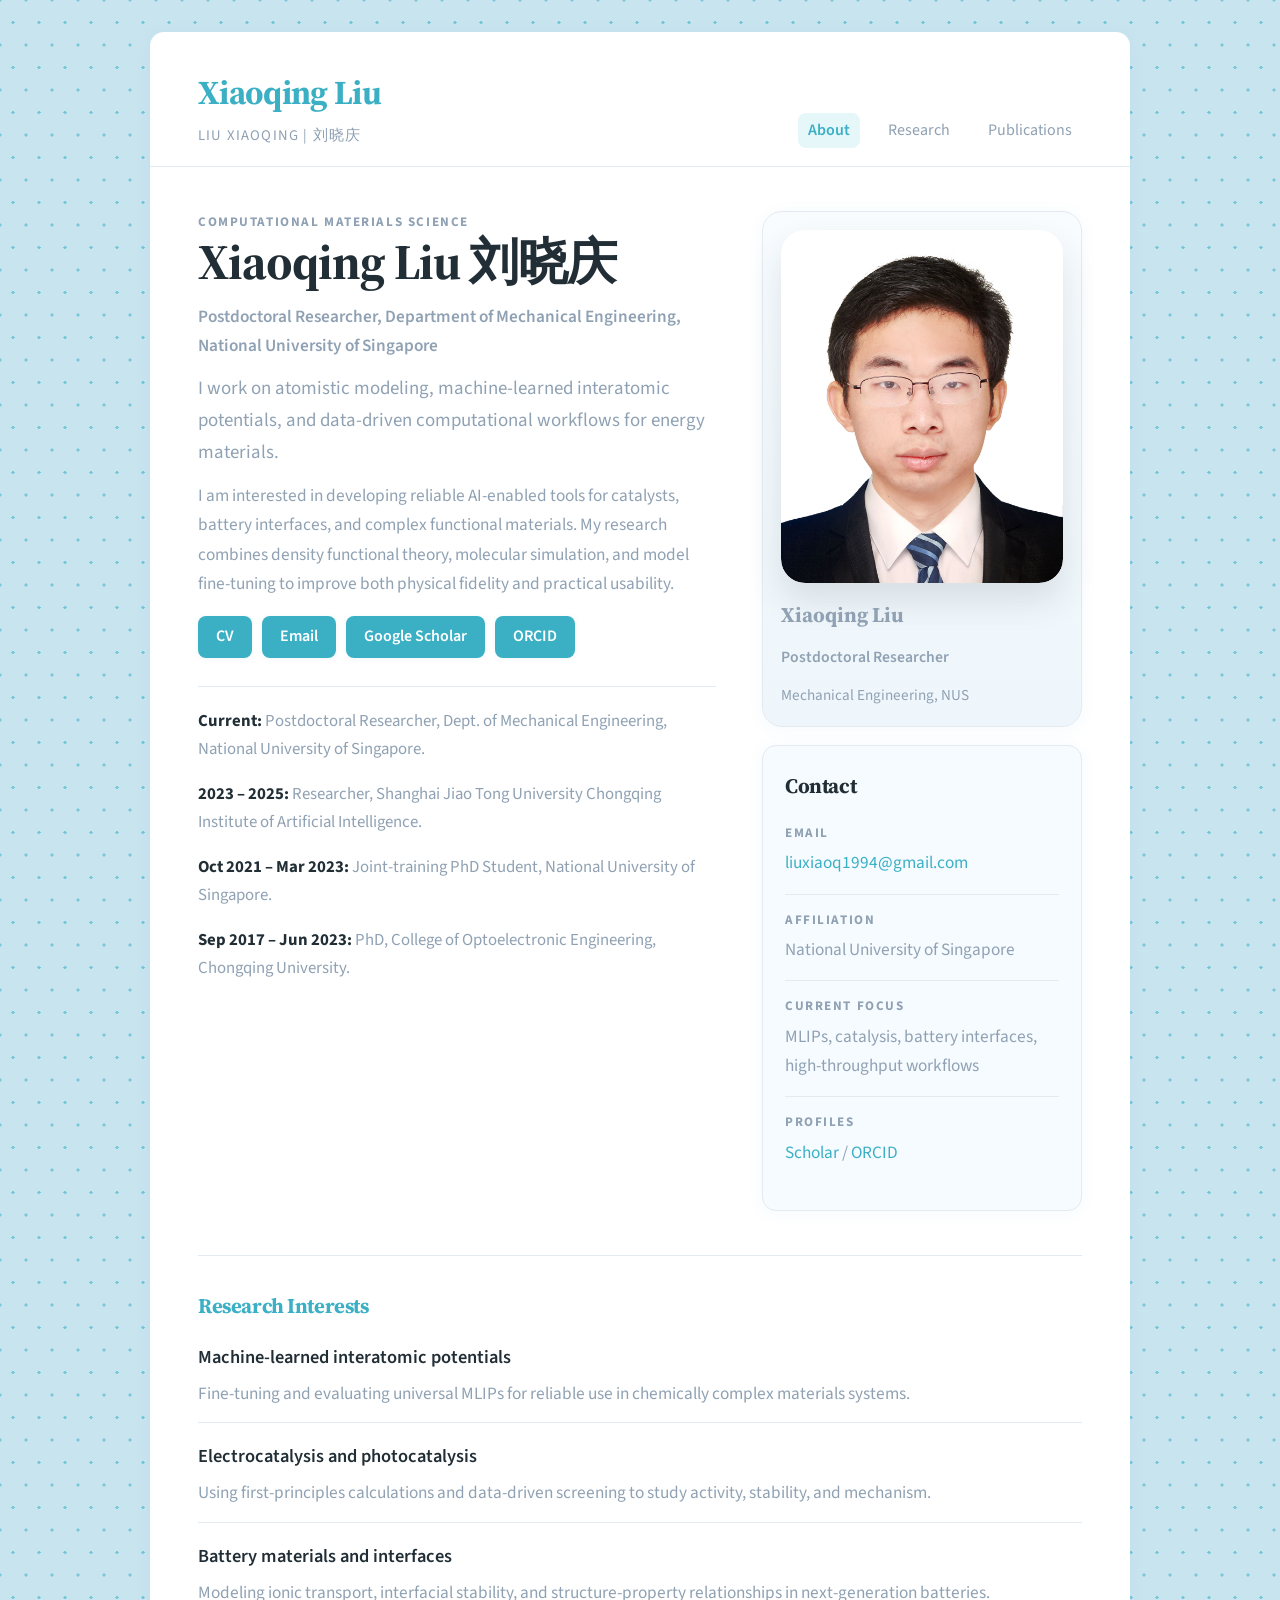
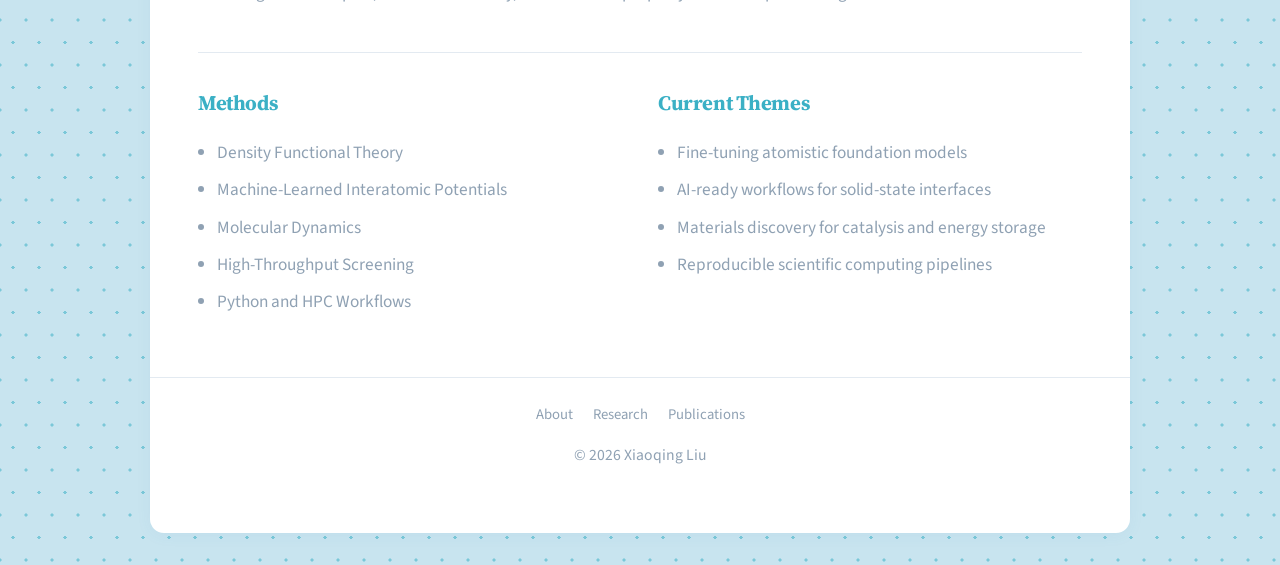
<file: index.html>
<!DOCTYPE html>
<html lang="en">
<head>
    <meta charset="UTF-8">
    <meta name="viewport" content="width=device-width, initial-scale=1.0">
    <meta name="description" content="Academic homepage of Xiaoqing Liu (刘晓庆), a computational materials scientist working on machine learning for energy materials.">
    <link rel="canonical" href="https://shiqiaol.github.io/">
    <link rel="icon" href="assets/favicon.svg" type="image/svg+xml">
    <meta property="og:type" content="website">
    <meta property="og:title" content="Xiaoqing Liu 刘晓庆 | Academic Homepage">
    <meta property="og:description" content="Academic homepage of Xiaoqing Liu (刘晓庆), a computational materials scientist working on machine learning for energy materials.">
    <meta property="og:url" content="https://shiqiaol.github.io/">
    <meta property="og:image" content="https://shiqiaol.github.io/assets/xiaoqing-liu-portrait.jpg">
    <meta name="twitter:card" content="summary_large_image">
    <meta name="twitter:title" content="Xiaoqing Liu 刘晓庆 | Academic Homepage">
    <meta name="twitter:description" content="Academic homepage of Xiaoqing Liu (刘晓庆), a computational materials scientist working on machine learning for energy materials.">
    <meta name="twitter:image" content="https://shiqiaol.github.io/assets/xiaoqing-liu-portrait.jpg">
    <meta name="google-site-verification" content="Z5XZCw3BSWM3W4qnkWw0_wdQ9Zi4T22yJQWGFsFYF5w">
    <title>Xiaoqing Liu 刘晓庆 | Academic Homepage</title>
    <link rel="preconnect" href="https://fonts.googleapis.com">
    <link rel="preconnect" href="https://fonts.gstatic.com" crossorigin>
    <link href="https://fonts.googleapis.com/css2?family=Source+Sans+3:wght@400;500;600;700&family=Source+Serif+4:opsz,wght@8..60,400;8..60,600;8..60,700&display=swap" rel="stylesheet">
    <link rel="stylesheet" href="style.css">
    <script type="application/ld+json">
    {
      "@context": "https://schema.org",
      "@type": "Person",
      "name": "Xiaoqing Liu",
      "alternateName": "\u5218\u6653\u5e86",
      "jobTitle": "Postdoctoral Researcher",
      "affiliation": {
        "@type": "Organization",
        "name": "National University of Singapore",
        "department": "Department of Mechanical Engineering"
      },
      "url": "https://shiqiaol.github.io/",
      "image": "https://shiqiaol.github.io/assets/xiaoqing-liu-portrait.jpg",
      "email": "liuxiaoq1994@gmail.com",
      "sameAs": [
        "https://scholar.google.com/citations?user=FOPKTMYAAAAJ",
        "https://orcid.org/0009-0009-7844-7869"
      ],
      "knowsAbout": [
        "Computational Materials Science",
        "Machine-Learned Interatomic Potentials",
        "Density Functional Theory",
        "Molecular Dynamics",
        "Electrocatalysis",
        "Photocatalysis",
        "Battery Materials"
      ]
    }
    </script>
</head>
<body>
    <div class="site-shell">
        <header class="site-header">
            <div class="site-header-inner">
                <a class="site-title" href="index.html">
                    <strong>Xiaoqing Liu</strong>
                    <span>LIU XIAOQING | 刘晓庆</span>
                </a>
                <nav class="site-nav" aria-label="Primary">
                    <a aria-current="page" href="index.html">About</a>
                    <a href="research.html">Research</a>
                    <a href="publications.html">Publications</a>
                </nav>
            </div>
        </header>

        <main class="site-main">
            <section class="page-intro home-intro">
                <div>
                    <p class="page-kicker">Computational Materials Science</p>
                    <h1>Xiaoqing Liu 刘晓庆</h1>
                    <p class="page-subtitle">Postdoctoral Researcher, Department of Mechanical Engineering, National University of Singapore</p>
                    <p class="lead">I work on atomistic modeling, machine-learned interatomic potentials, and data-driven computational workflows for energy materials.</p>
                    <p>I am interested in developing reliable AI-enabled tools for catalysts, battery interfaces, and complex functional materials. My research combines density functional theory, molecular simulation, and model fine-tuning to improve both physical fidelity and practical usability.</p>
                    <div class="link-row">
                        <a class="button-link" href="assets/xiaoqing-liu-cv.html" target="_blank" rel="noopener noreferrer">CV</a>
                        <a class="button-link" href="mailto:liuxiaoq1994@gmail.com">Email</a>
                        <a class="button-link" href="https://scholar.google.com/citations?user=FOPKTMYAAAAJ&hl=en&inst=3212728378801010220" target="_blank" rel="noopener noreferrer">Google Scholar</a>
                        <a class="button-link" href="https://orcid.org/0009-0009-7844-7869" target="_blank" rel="noopener noreferrer">ORCID</a>
                    </div>
                    <div class="hero-timeline">
                        <p class="timeline-item"><span class="timeline-date">Current:</span> Postdoctoral Researcher, Dept. of Mechanical Engineering, National University of Singapore.</p>
                        <p class="timeline-item"><span class="timeline-date">2023 – 2025:</span> Researcher, Shanghai Jiao Tong University Chongqing Institute of Artificial Intelligence.</p>
                        <p class="timeline-item"><span class="timeline-date">Oct 2021 – Mar 2023:</span> Joint-training PhD Student, National University of Singapore.</p>
                        <p class="timeline-item"><span class="timeline-date">Sep 2017 – Jun 2023:</span> PhD, College of Optoelectronic Engineering, Chongqing University.</p>
                    </div>
                </div>

                <aside class="hero-aside">
                    <section class="portrait-panel">
                        <figure class="profile-figure">
                            <img class="profile-photo" src="assets/xiaoqing-liu-portrait.jpg" alt="Portrait of Xiaoqing Liu" decoding="async" width="800" height="1000">
                        </figure>
                        <div class="portrait-caption">
                            <p class="portrait-name">Xiaoqing Liu</p>
                            <p class="portrait-role">Postdoctoral Researcher</p>
                            <p class="portrait-affiliation">Mechanical Engineering, NUS</p>
                        </div>
                    </section>
                    <section class="side-panel contact-panel">
                        <h2>Contact</h2>
                        <dl class="detail-list">
                        <div>
                            <dt>Email</dt>
                            <dd><a href="mailto:liuxiaoq1994@gmail.com">liuxiaoq1994@gmail.com</a></dd>
                        </div>
                        <div>
                            <dt>Affiliation</dt>
                            <dd>National University of Singapore</dd>
                        </div>
                        <div>
                            <dt>Current Focus</dt>
                            <dd>MLIPs, catalysis, battery interfaces, high-throughput workflows</dd>
                        </div>
                        <div>
                            <dt>Profiles</dt>
                            <dd><a href="https://scholar.google.com/citations?user=FOPKTMYAAAAJ&hl=en&inst=3212728378801010220" target="_blank" rel="noopener noreferrer">Scholar</a> / <a href="https://orcid.org/0009-0009-7844-7869" target="_blank" rel="noopener noreferrer">ORCID</a></dd>
                        </div>
                        </dl>
                    </section>
                </aside>
            </section>

            <section class="content-section">
                <h2>Research Interests</h2>
                <div class="feature-list">
                    <article class="feature-item">
                        <h3>Machine-learned interatomic potentials</h3>
                        <p>Fine-tuning and evaluating universal MLIPs for reliable use in chemically complex materials systems.</p>
                    </article>
                    <article class="feature-item">
                        <h3>Electrocatalysis and photocatalysis</h3>
                        <p>Using first-principles calculations and data-driven screening to study activity, stability, and mechanism.</p>
                    </article>
                    <article class="feature-item">
                        <h3>Battery materials and interfaces</h3>
                        <p>Modeling ionic transport, interfacial stability, and structure-property relationships in next-generation batteries.</p>
                    </article>
                </div>
            </section>

            <section class="content-section two-column">
                <div>
                    <h2>Methods</h2>
                    <ul class="plain-list">
                        <li>Density Functional Theory</li>
                        <li>Machine-Learned Interatomic Potentials</li>
                        <li>Molecular Dynamics</li>
                        <li>High-Throughput Screening</li>
                        <li>Python and HPC Workflows</li>
                    </ul>
                </div>
                <div>
                    <h2>Current Themes</h2>
                    <ul class="plain-list">
                        <li>Fine-tuning atomistic foundation models</li>
                        <li>AI-ready workflows for solid-state interfaces</li>
                        <li>Materials discovery for catalysis and energy storage</li>
                        <li>Reproducible scientific computing pipelines</li>
                    </ul>
                </div>
            </section>
        </main>

        <footer class="site-footer">
            <nav class="footer-nav" aria-label="Footer">
                <a href="index.html">About</a>
                <a href="research.html">Research</a>
                <a href="publications.html">Publications</a>
            </nav>
            <p>&copy; 2026 Xiaoqing Liu</p>
        </footer>
    </div>
</body>
</html>
</file>
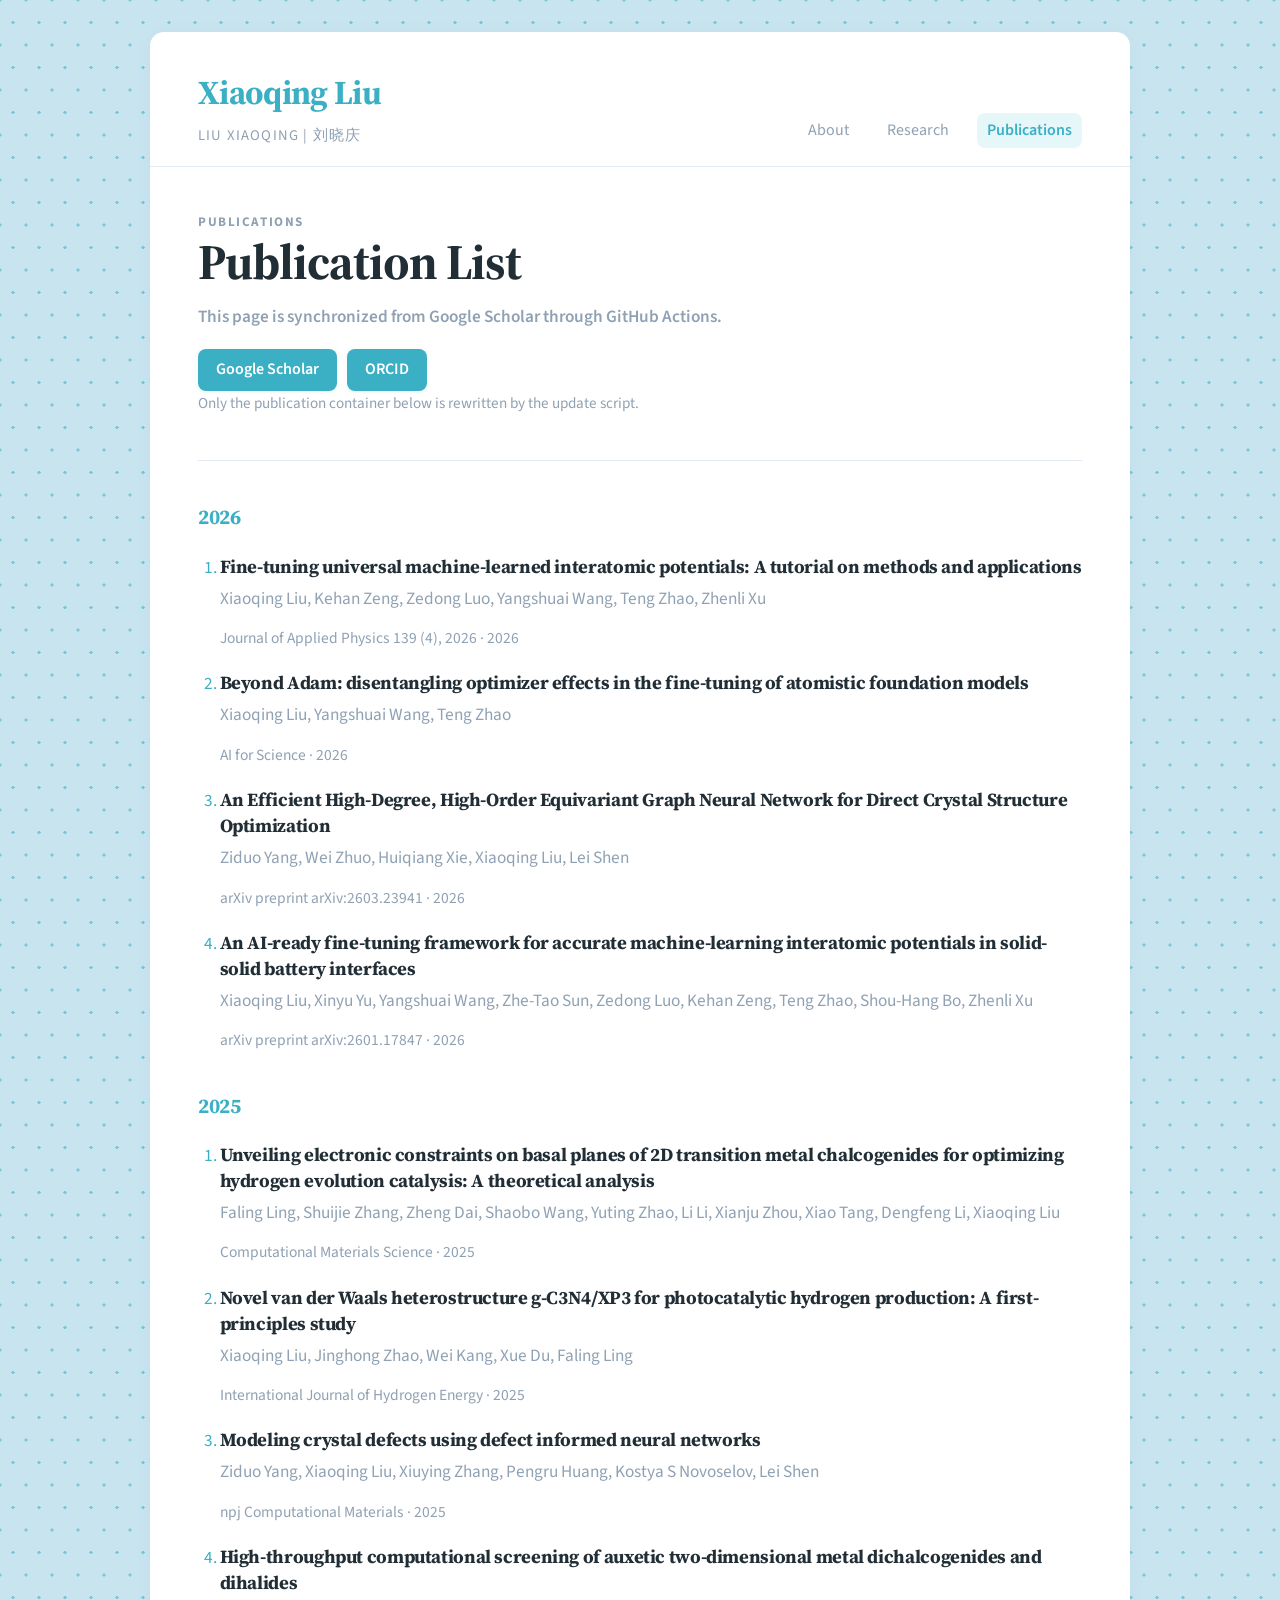
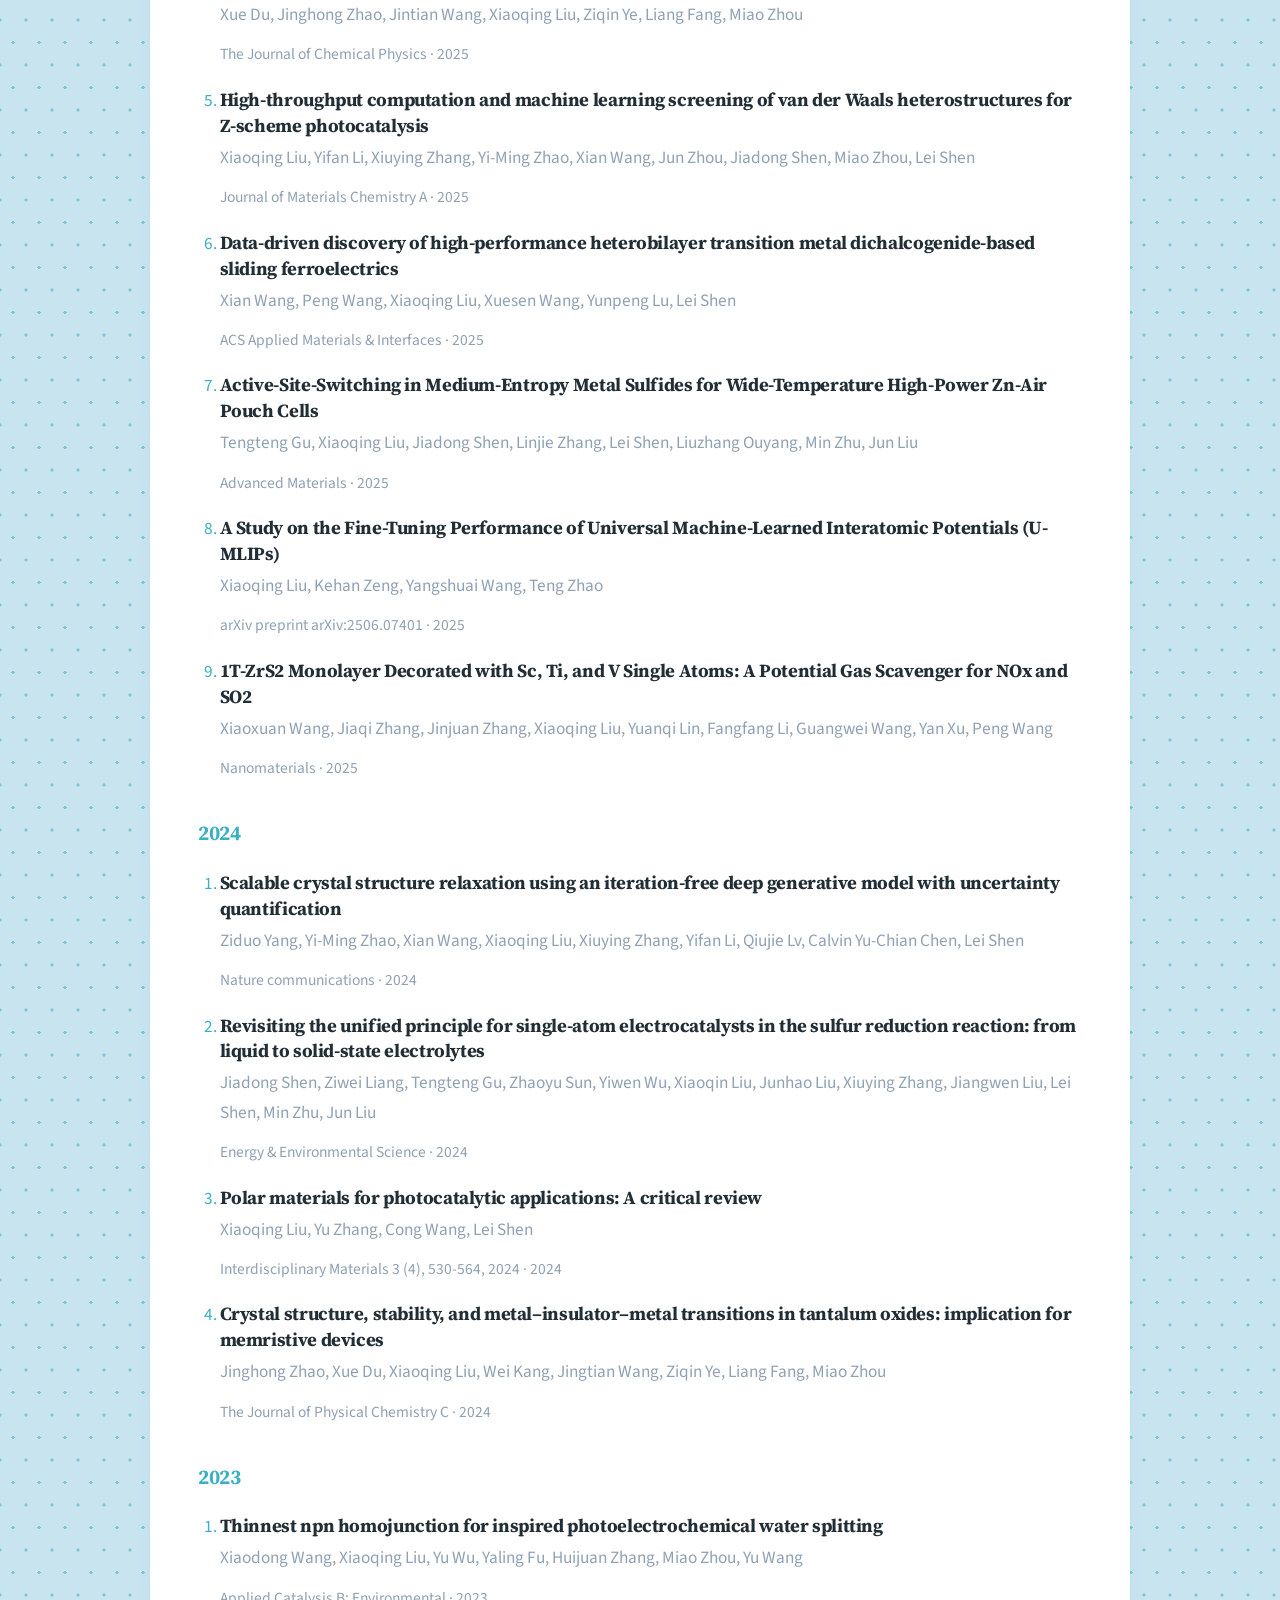
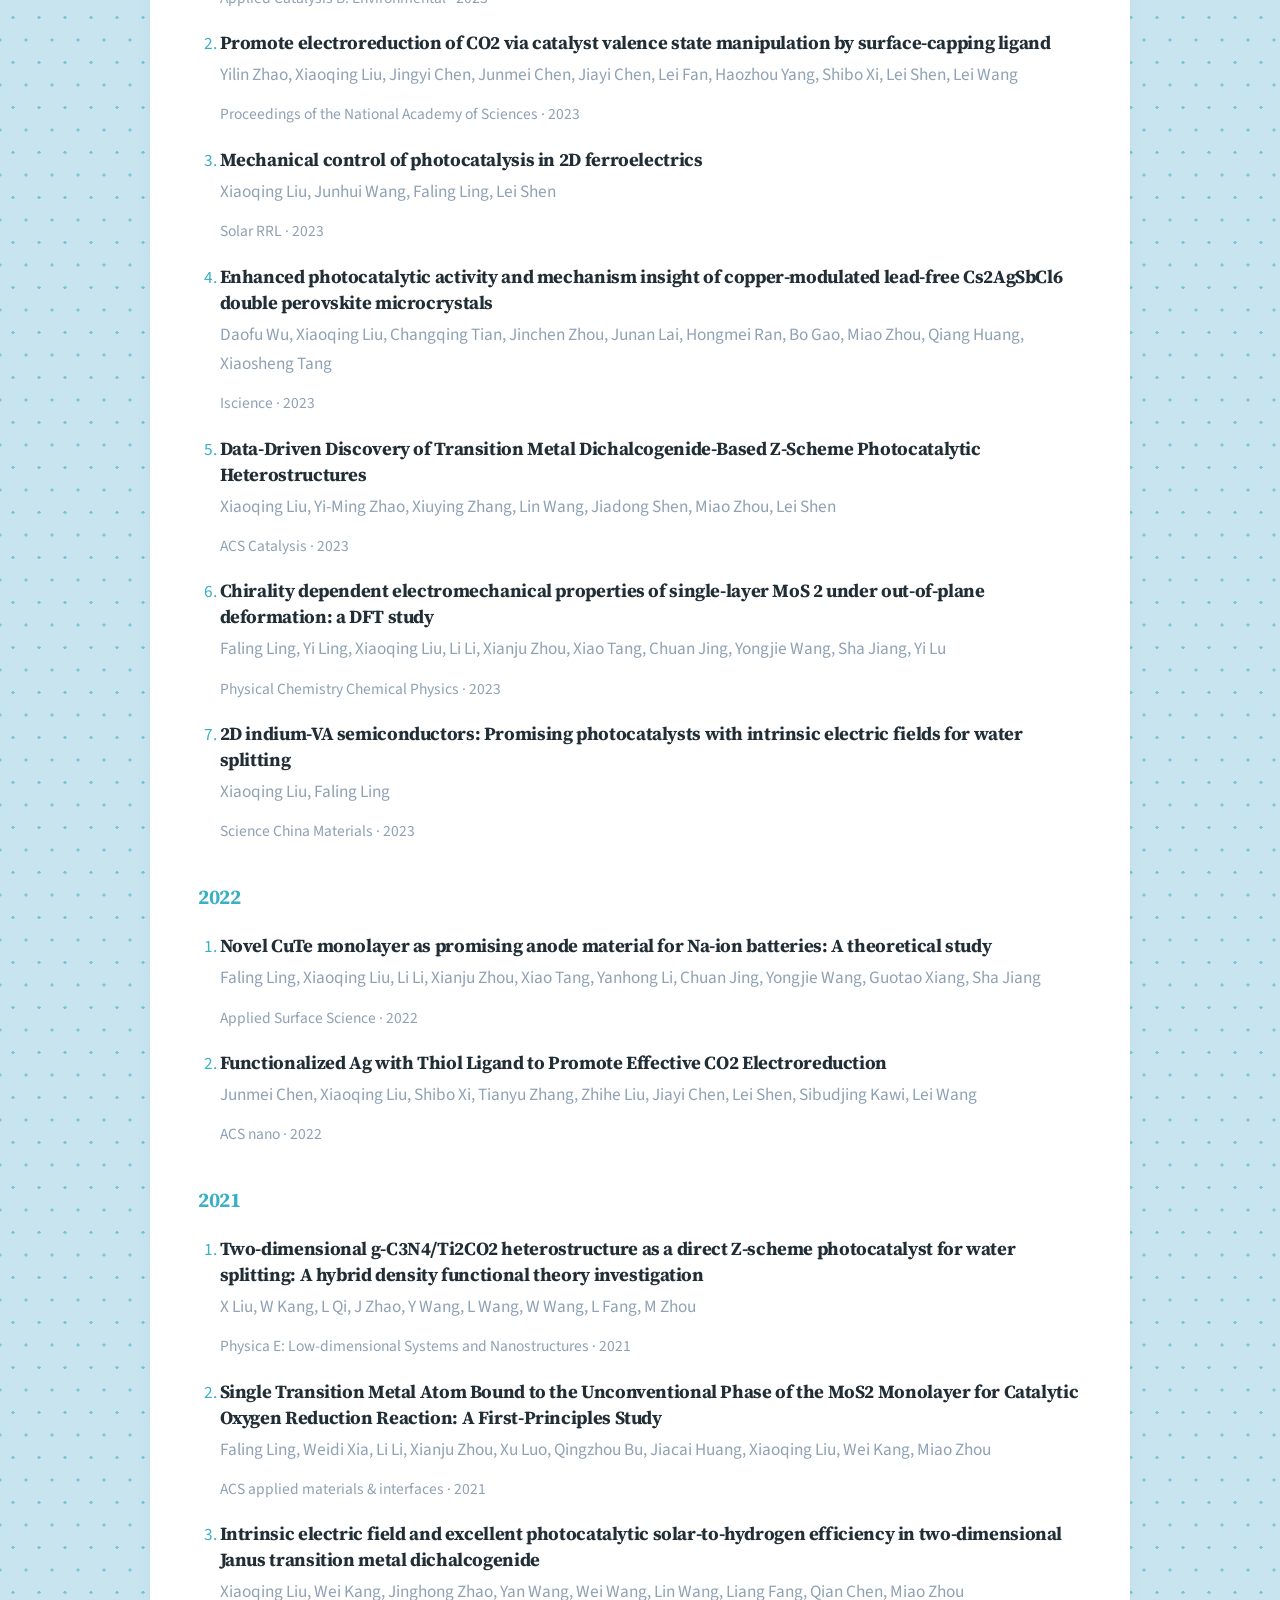
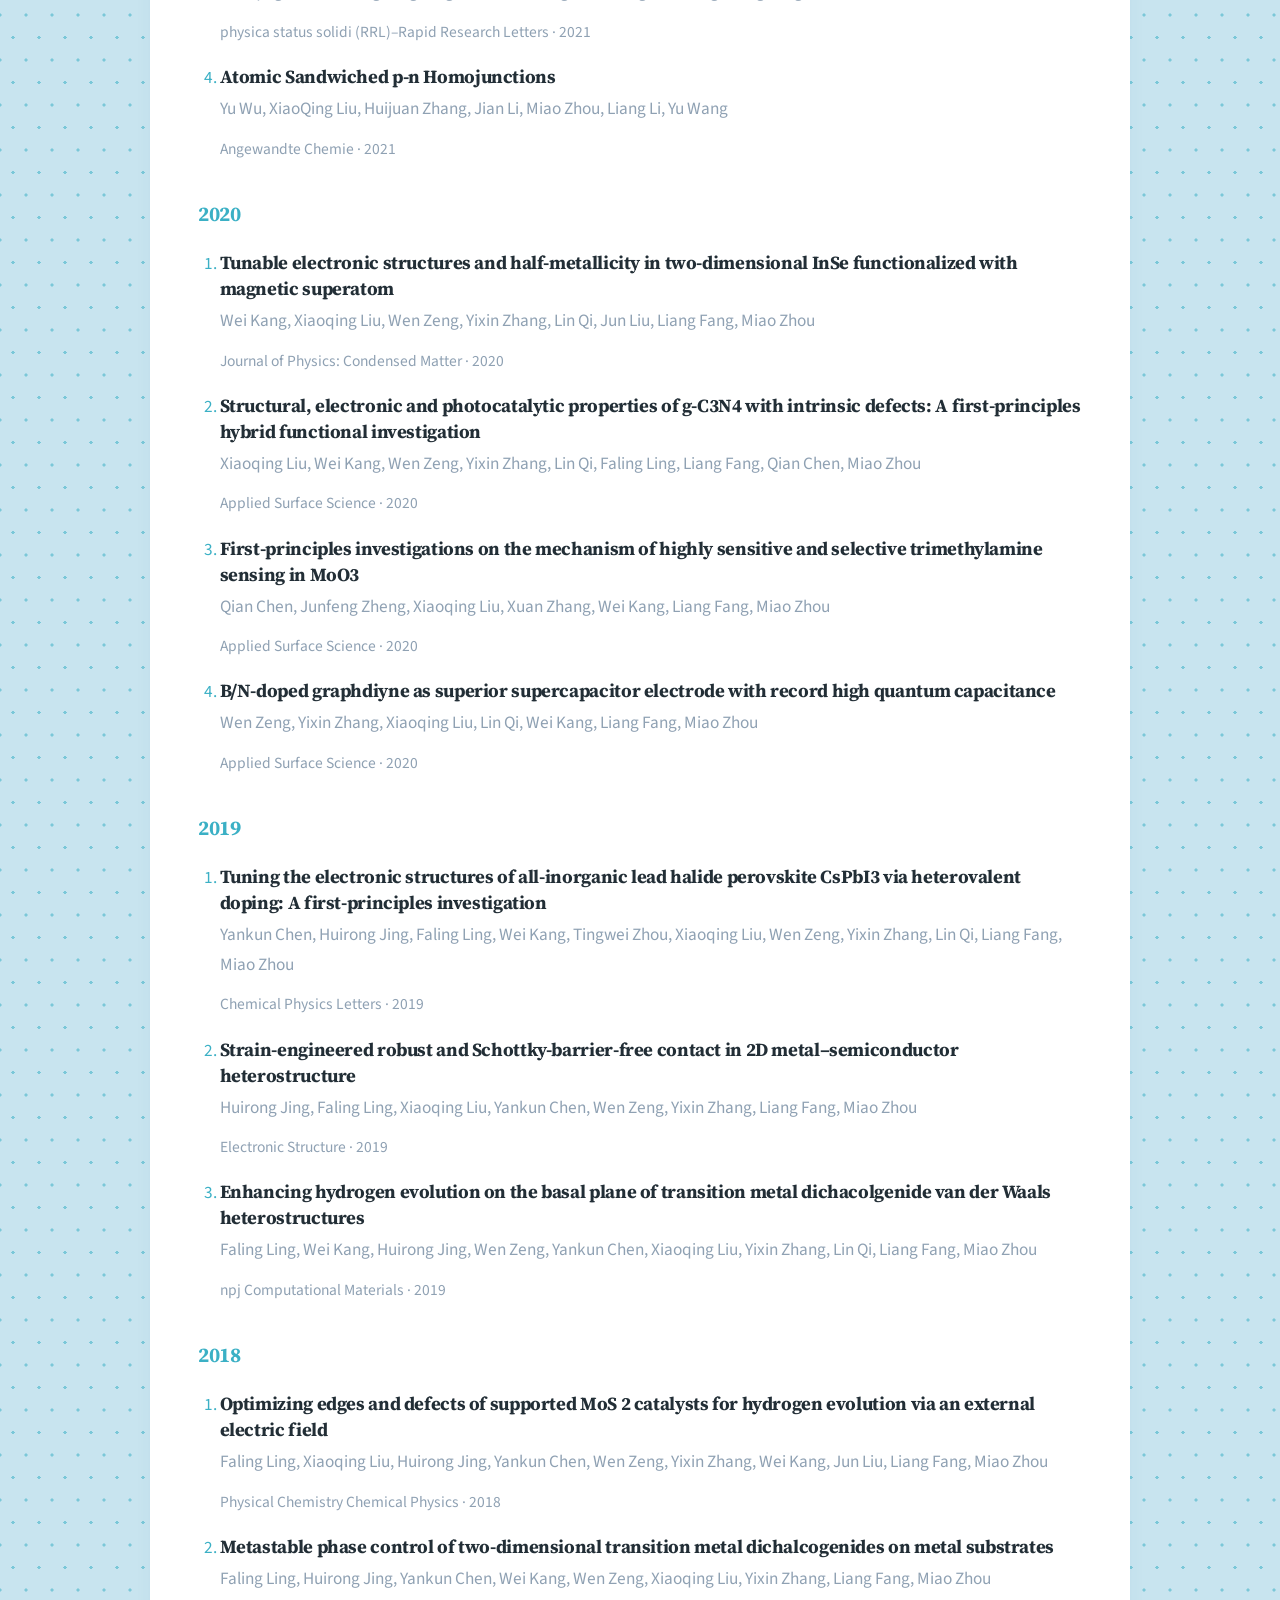
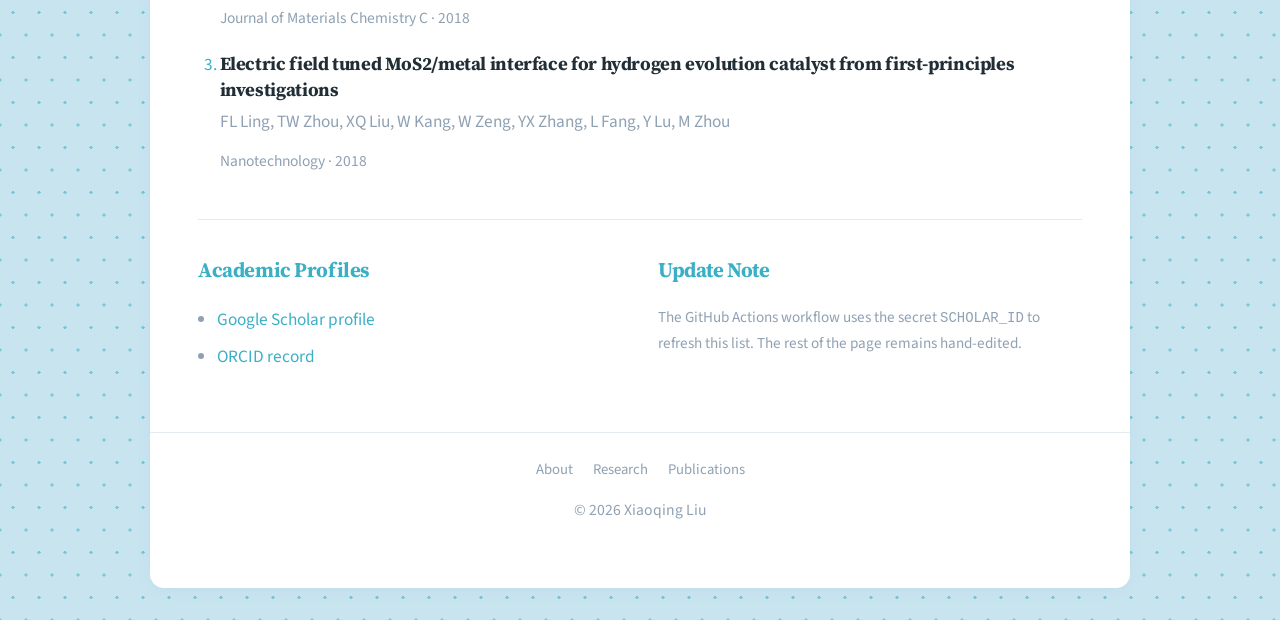
<file: publications.html>
<!DOCTYPE html>
<html lang="en">
<head>
    <meta charset="UTF-8">
    <meta name="viewport" content="width=device-width, initial-scale=1.0">
    <meta name="description" content="Publications and academic profile of Xiaoqing Liu (刘晓庆), synchronized from Google Scholar.">
    <link rel="canonical" href="https://shiqiaol.github.io/publications.html">
    <link rel="icon" href="assets/favicon.svg" type="image/svg+xml">
    <meta property="og:type" content="website">
    <meta property="og:title" content="Publications | Xiaoqing Liu 刘晓庆">
    <meta property="og:description" content="Publications and academic profile of Xiaoqing Liu (刘晓庆), synchronized from Google Scholar.">
    <meta property="og:url" content="https://shiqiaol.github.io/publications.html">
    <meta property="og:image" content="https://shiqiaol.github.io/assets/xiaoqing-liu-portrait.jpg">
    <meta name="twitter:card" content="summary_large_image">
    <meta name="twitter:title" content="Publications | Xiaoqing Liu 刘晓庆">
    <meta name="twitter:description" content="Publications and academic profile of Xiaoqing Liu (刘晓庆), synchronized from Google Scholar.">
    <meta name="twitter:image" content="https://shiqiaol.github.io/assets/xiaoqing-liu-portrait.jpg">
    <title>Publications | Xiaoqing Liu 刘晓庆</title>
    <link rel="preconnect" href="https://fonts.googleapis.com">
    <link rel="preconnect" href="https://fonts.gstatic.com" crossorigin>
    <link href="https://fonts.googleapis.com/css2?family=Source+Sans+3:wght@400;500;600;700&family=Source+Serif+4:opsz,wght@8..60,400;8..60,600;8..60,700&display=swap" rel="stylesheet">
    <link rel="stylesheet" href="style.css">
</head>
<body>
    <div class="site-shell">
        <header class="site-header">
            <div class="site-header-inner">
                <a class="site-title" href="index.html">
                    <strong>Xiaoqing Liu</strong>
                    <span>LIU XIAOQING | 刘晓庆</span>
                </a>
                <nav class="site-nav" aria-label="Primary">
                    <a href="index.html">About</a>
                    <a href="research.html">Research</a>
                    <a aria-current="page" href="publications.html">Publications</a>
                </nav>
            </div>
        </header>

        <main class="site-main">
            <section class="page-intro">
                <p class="page-kicker">Publications</p>
                <h1>Publication List</h1>
                <p class="page-subtitle">This page is synchronized from Google Scholar through GitHub Actions.</p>
                <div class="link-row">
                    <a class="button-link" href="https://scholar.google.com/citations?user=FOPKTMYAAAAJ&hl=en&inst=3212728378801010220" target="_blank" rel="noopener noreferrer">Google Scholar</a>
                    <a class="button-link" href="https://orcid.org/0009-0009-7844-7869" target="_blank" rel="noopener noreferrer">ORCID</a>
                </div>
                <p class="note">Only the publication container below is rewritten by the update script.</p>
            </section>

            <section class="content-section">
                <div id="latest-pubs" class="publication-groups">
                    <!-- AUTO-GENERATED:START -->
                    <section class="publication-year-group">
                        <h2 class="publication-year">2026</h2>
                        <ol class="publication-list">
                            <li class="publication-item">
                                <h3 class="publication-title"><a href="https://pubs.aip.org/aip/jap/article/139/4/041101/3378116" target="_blank" rel="noopener noreferrer">Fine-tuning universal machine-learned interatomic potentials: A tutorial on methods and applications</a></h3>
                                <p class="publication-authors">Xiaoqing Liu, Kehan Zeng, Zedong Luo, Yangshuai Wang, Teng Zhao, Zhenli Xu</p>
                                <p class="publication-meta">Journal of Applied Physics 139 (4), 2026 · 2026</p>
                                <script type="application/ld+json">{"@context": "https://schema.org", "@type": "ScholarlyArticle", "headline": "Fine-tuning universal machine-learned interatomic potentials: A tutorial on methods and applications", "name": "Fine-tuning universal machine-learned interatomic potentials: A tutorial on methods and applications", "author": [{"@type": "Person", "name": "Xiaoqing Liu"}, {"@type": "Person", "name": "Kehan Zeng"}, {"@type": "Person", "name": "Zedong Luo"}, {"@type": "Person", "name": "Yangshuai Wang"}, {"@type": "Person", "name": "Teng Zhao"}, {"@type": "Person", "name": "Zhenli Xu"}], "datePublished": "2026", "isPartOf": {"@type": "Periodical", "name": "Journal of Applied Physics 139 (4), 2026"}, "url": "https://pubs.aip.org/aip/jap/article/139/4/041101/3378116"}</script>
                            </li>
                            <li class="publication-item">
                                <h3 class="publication-title"><a href="https://iopscience.iop.org/article/10.1088/3050-287X/ae5078/meta" target="_blank" rel="noopener noreferrer">Beyond Adam: disentangling optimizer effects in the fine-tuning of atomistic foundation models</a></h3>
                                <p class="publication-authors">Xiaoqing Liu, Yangshuai Wang, Teng Zhao</p>
                                <p class="publication-meta">AI for Science · 2026</p>
                                <script type="application/ld+json">{"@context": "https://schema.org", "@type": "ScholarlyArticle", "headline": "Beyond Adam: disentangling optimizer effects in the fine-tuning of atomistic foundation models", "name": "Beyond Adam: disentangling optimizer effects in the fine-tuning of atomistic foundation models", "author": [{"@type": "Person", "name": "Xiaoqing Liu"}, {"@type": "Person", "name": "Yangshuai Wang"}, {"@type": "Person", "name": "Teng Zhao"}], "datePublished": "2026", "isPartOf": {"@type": "Periodical", "name": "AI for Science"}, "url": "https://iopscience.iop.org/article/10.1088/3050-287X/ae5078/meta"}</script>
                            </li>
                            <li class="publication-item">
                                <h3 class="publication-title"><a href="https://arxiv.org/abs/2603.23941" target="_blank" rel="noopener noreferrer">An Efficient High-Degree, High-Order Equivariant Graph Neural Network for Direct Crystal Structure Optimization</a></h3>
                                <p class="publication-authors">Ziduo Yang, Wei Zhuo, Huiqiang Xie, Xiaoqing Liu, Lei Shen</p>
                                <p class="publication-meta">arXiv preprint arXiv:2603.23941 · 2026</p>
                                <script type="application/ld+json">{"@context": "https://schema.org", "@type": "ScholarlyArticle", "headline": "An Efficient High-Degree, High-Order Equivariant Graph Neural Network for Direct Crystal Structure Optimization", "name": "An Efficient High-Degree, High-Order Equivariant Graph Neural Network for Direct Crystal Structure Optimization", "author": [{"@type": "Person", "name": "Ziduo Yang"}, {"@type": "Person", "name": "Wei Zhuo"}, {"@type": "Person", "name": "Huiqiang Xie"}, {"@type": "Person", "name": "Xiaoqing Liu"}, {"@type": "Person", "name": "Lei Shen"}], "datePublished": "2026", "isPartOf": {"@type": "Periodical", "name": "arXiv preprint arXiv:2603.23941"}, "url": "https://arxiv.org/abs/2603.23941"}</script>
                            </li>
                            <li class="publication-item">
                                <h3 class="publication-title"><a href="https://arxiv.org/abs/2601.17847" target="_blank" rel="noopener noreferrer">An AI-ready fine-tuning framework for accurate machine-learning interatomic potentials in solid-solid battery interfaces</a></h3>
                                <p class="publication-authors">Xiaoqing Liu, Xinyu Yu, Yangshuai Wang, Zhe-Tao Sun, Zedong Luo, Kehan Zeng, Teng Zhao, Shou-Hang Bo, Zhenli Xu</p>
                                <p class="publication-meta">arXiv preprint arXiv:2601.17847 · 2026</p>
                                <script type="application/ld+json">{"@context": "https://schema.org", "@type": "ScholarlyArticle", "headline": "An AI-ready fine-tuning framework for accurate machine-learning interatomic potentials in solid-solid battery interfaces", "name": "An AI-ready fine-tuning framework for accurate machine-learning interatomic potentials in solid-solid battery interfaces", "author": [{"@type": "Person", "name": "Xiaoqing Liu"}, {"@type": "Person", "name": "Xinyu Yu"}, {"@type": "Person", "name": "Yangshuai Wang"}, {"@type": "Person", "name": "Zhe-Tao Sun"}, {"@type": "Person", "name": "Zedong Luo"}, {"@type": "Person", "name": "Kehan Zeng"}, {"@type": "Person", "name": "Teng Zhao"}, {"@type": "Person", "name": "Shou-Hang Bo"}, {"@type": "Person", "name": "Zhenli Xu"}], "datePublished": "2026", "isPartOf": {"@type": "Periodical", "name": "arXiv preprint arXiv:2601.17847"}, "url": "https://arxiv.org/abs/2601.17847"}</script>
                            </li>
                        </ol>
                    </section>
                    <section class="publication-year-group">
                        <h2 class="publication-year">2025</h2>
                        <ol class="publication-list">
                            <li class="publication-item">
                                <h3 class="publication-title"><a href="https://www.sciencedirect.com/science/article/pii/S0927025625000011" target="_blank" rel="noopener noreferrer">Unveiling electronic constraints on basal planes of 2D transition metal chalcogenides for optimizing hydrogen evolution catalysis: A theoretical analysis</a></h3>
                                <p class="publication-authors">Faling Ling, Shuijie Zhang, Zheng Dai, Shaobo Wang, Yuting Zhao, Li Li, Xianju Zhou, Xiao Tang, Dengfeng Li, Xiaoqing Liu</p>
                                <p class="publication-meta">Computational Materials Science · 2025</p>
                                <script type="application/ld+json">{"@context": "https://schema.org", "@type": "ScholarlyArticle", "headline": "Unveiling electronic constraints on basal planes of 2D transition metal chalcogenides for optimizing hydrogen evolution catalysis: A theoretical analysis", "name": "Unveiling electronic constraints on basal planes of 2D transition metal chalcogenides for optimizing hydrogen evolution catalysis: A theoretical analysis", "author": [{"@type": "Person", "name": "Faling Ling"}, {"@type": "Person", "name": "Shuijie Zhang"}, {"@type": "Person", "name": "Zheng Dai"}, {"@type": "Person", "name": "Shaobo Wang"}, {"@type": "Person", "name": "Yuting Zhao"}, {"@type": "Person", "name": "Li Li"}, {"@type": "Person", "name": "Xianju Zhou"}, {"@type": "Person", "name": "Xiao Tang"}, {"@type": "Person", "name": "Dengfeng Li"}, {"@type": "Person", "name": "Xiaoqing Liu"}], "datePublished": "2025", "isPartOf": {"@type": "Periodical", "name": "Computational Materials Science"}, "url": "https://www.sciencedirect.com/science/article/pii/S0927025625000011"}</script>
                            </li>
                            <li class="publication-item">
                                <h3 class="publication-title"><a href="https://www.sciencedirect.com/science/article/pii/S0360319925031337" target="_blank" rel="noopener noreferrer">Novel van der Waals heterostructure g-C3N4/XP3 for photocatalytic hydrogen production: A first-principles study</a></h3>
                                <p class="publication-authors">Xiaoqing Liu, Jinghong Zhao, Wei Kang, Xue Du, Faling Ling</p>
                                <p class="publication-meta">International Journal of Hydrogen Energy · 2025</p>
                                <script type="application/ld+json">{"@context": "https://schema.org", "@type": "ScholarlyArticle", "headline": "Novel van der Waals heterostructure g-C3N4/XP3 for photocatalytic hydrogen production: A first-principles study", "name": "Novel van der Waals heterostructure g-C3N4/XP3 for photocatalytic hydrogen production: A first-principles study", "author": [{"@type": "Person", "name": "Xiaoqing Liu"}, {"@type": "Person", "name": "Jinghong Zhao"}, {"@type": "Person", "name": "Wei Kang"}, {"@type": "Person", "name": "Xue Du"}, {"@type": "Person", "name": "Faling Ling"}], "datePublished": "2025", "isPartOf": {"@type": "Periodical", "name": "International Journal of Hydrogen Energy"}, "url": "https://www.sciencedirect.com/science/article/pii/S0360319925031337"}</script>
                            </li>
                            <li class="publication-item">
                                <h3 class="publication-title"><a href="https://www.nature.com/articles/s41524-025-01728-w" target="_blank" rel="noopener noreferrer">Modeling crystal defects using defect informed neural networks</a></h3>
                                <p class="publication-authors">Ziduo Yang, Xiaoqing Liu, Xiuying Zhang, Pengru Huang, Kostya S Novoselov, Lei Shen</p>
                                <p class="publication-meta">npj Computational Materials · 2025</p>
                                <script type="application/ld+json">{"@context": "https://schema.org", "@type": "ScholarlyArticle", "headline": "Modeling crystal defects using defect informed neural networks", "name": "Modeling crystal defects using defect informed neural networks", "author": [{"@type": "Person", "name": "Ziduo Yang"}, {"@type": "Person", "name": "Xiaoqing Liu"}, {"@type": "Person", "name": "Xiuying Zhang"}, {"@type": "Person", "name": "Pengru Huang"}, {"@type": "Person", "name": "Kostya S Novoselov"}, {"@type": "Person", "name": "Lei Shen"}], "datePublished": "2025", "isPartOf": {"@type": "Periodical", "name": "npj Computational Materials"}, "url": "https://www.nature.com/articles/s41524-025-01728-w"}</script>
                            </li>
                            <li class="publication-item">
                                <h3 class="publication-title"><a href="https://pubs.aip.org/aip/jcp/article/162/1/014703/3329017" target="_blank" rel="noopener noreferrer">High-throughput computational screening of auxetic two-dimensional metal dichalcogenides and dihalides</a></h3>
                                <p class="publication-authors">Xue Du, Jinghong Zhao, Jintian Wang, Xiaoqing Liu, Ziqin Ye, Liang Fang, Miao Zhou</p>
                                <p class="publication-meta">The Journal of Chemical Physics · 2025</p>
                                <script type="application/ld+json">{"@context": "https://schema.org", "@type": "ScholarlyArticle", "headline": "High-throughput computational screening of auxetic two-dimensional metal dichalcogenides and dihalides", "name": "High-throughput computational screening of auxetic two-dimensional metal dichalcogenides and dihalides", "author": [{"@type": "Person", "name": "Xue Du"}, {"@type": "Person", "name": "Jinghong Zhao"}, {"@type": "Person", "name": "Jintian Wang"}, {"@type": "Person", "name": "Xiaoqing Liu"}, {"@type": "Person", "name": "Ziqin Ye"}, {"@type": "Person", "name": "Liang Fang"}, {"@type": "Person", "name": "Miao Zhou"}], "datePublished": "2025", "isPartOf": {"@type": "Periodical", "name": "The Journal of Chemical Physics"}, "url": "https://pubs.aip.org/aip/jcp/article/162/1/014703/3329017"}</script>
                            </li>
                            <li class="publication-item">
                                <h3 class="publication-title"><a href="https://pubs.rsc.org/en/content/articlehtml/2013/xo/d4ta07683d" target="_blank" rel="noopener noreferrer">High-throughput computation and machine learning screening of van der Waals heterostructures for Z-scheme photocatalysis</a></h3>
                                <p class="publication-authors">Xiaoqing Liu, Yifan Li, Xiuying Zhang, Yi-Ming Zhao, Xian Wang, Jun Zhou, Jiadong Shen, Miao Zhou, Lei Shen</p>
                                <p class="publication-meta">Journal of Materials Chemistry A · 2025</p>
                                <script type="application/ld+json">{"@context": "https://schema.org", "@type": "ScholarlyArticle", "headline": "High-throughput computation and machine learning screening of van der Waals heterostructures for Z-scheme photocatalysis", "name": "High-throughput computation and machine learning screening of van der Waals heterostructures for Z-scheme photocatalysis", "author": [{"@type": "Person", "name": "Xiaoqing Liu"}, {"@type": "Person", "name": "Yifan Li"}, {"@type": "Person", "name": "Xiuying Zhang"}, {"@type": "Person", "name": "Yi-Ming Zhao"}, {"@type": "Person", "name": "Xian Wang"}, {"@type": "Person", "name": "Jun Zhou"}, {"@type": "Person", "name": "Jiadong Shen"}, {"@type": "Person", "name": "Miao Zhou"}, {"@type": "Person", "name": "Lei Shen"}], "datePublished": "2025", "isPartOf": {"@type": "Periodical", "name": "Journal of Materials Chemistry A"}, "url": "https://pubs.rsc.org/en/content/articlehtml/2013/xo/d4ta07683d"}</script>
                            </li>
                            <li class="publication-item">
                                <h3 class="publication-title"><a href="https://pubs.acs.org/doi/abs/10.1021/acsami.4c19017" target="_blank" rel="noopener noreferrer">Data-driven discovery of high-performance heterobilayer transition metal dichalcogenide-based sliding ferroelectrics</a></h3>
                                <p class="publication-authors">Xian Wang, Peng Wang, Xiaoqing Liu, Xuesen Wang, Yunpeng Lu, Lei Shen</p>
                                <p class="publication-meta">ACS Applied Materials &amp; Interfaces · 2025</p>
                                <script type="application/ld+json">{"@context": "https://schema.org", "@type": "ScholarlyArticle", "headline": "Data-driven discovery of high-performance heterobilayer transition metal dichalcogenide-based sliding ferroelectrics", "name": "Data-driven discovery of high-performance heterobilayer transition metal dichalcogenide-based sliding ferroelectrics", "author": [{"@type": "Person", "name": "Xian Wang"}, {"@type": "Person", "name": "Peng Wang"}, {"@type": "Person", "name": "Xiaoqing Liu"}, {"@type": "Person", "name": "Xuesen Wang"}, {"@type": "Person", "name": "Yunpeng Lu"}, {"@type": "Person", "name": "Lei Shen"}], "datePublished": "2025", "isPartOf": {"@type": "Periodical", "name": "ACS Applied Materials & Interfaces"}, "url": "https://pubs.acs.org/doi/abs/10.1021/acsami.4c19017"}</script>
                            </li>
                            <li class="publication-item">
                                <h3 class="publication-title"><a href="https://advanced.onlinelibrary.wiley.com/doi/abs/10.1002/adma.202503500" target="_blank" rel="noopener noreferrer">Active‐Site‐Switching in Medium‐Entropy Metal Sulfides for Wide‐Temperature High‐Power Zn‐Air Pouch Cells</a></h3>
                                <p class="publication-authors">Tengteng Gu, Xiaoqing Liu, Jiadong Shen, Linjie Zhang, Lei Shen, Liuzhang Ouyang, Min Zhu, Jun Liu</p>
                                <p class="publication-meta">Advanced Materials · 2025</p>
                                <script type="application/ld+json">{"@context": "https://schema.org", "@type": "ScholarlyArticle", "headline": "Active‐Site‐Switching in Medium‐Entropy Metal Sulfides for Wide‐Temperature High‐Power Zn‐Air Pouch Cells", "name": "Active‐Site‐Switching in Medium‐Entropy Metal Sulfides for Wide‐Temperature High‐Power Zn‐Air Pouch Cells", "author": [{"@type": "Person", "name": "Tengteng Gu"}, {"@type": "Person", "name": "Xiaoqing Liu"}, {"@type": "Person", "name": "Jiadong Shen"}, {"@type": "Person", "name": "Linjie Zhang"}, {"@type": "Person", "name": "Lei Shen"}, {"@type": "Person", "name": "Liuzhang Ouyang"}, {"@type": "Person", "name": "Min Zhu"}, {"@type": "Person", "name": "Jun Liu"}], "datePublished": "2025", "isPartOf": {"@type": "Periodical", "name": "Advanced Materials"}, "url": "https://advanced.onlinelibrary.wiley.com/doi/abs/10.1002/adma.202503500"}</script>
                            </li>
                            <li class="publication-item">
                                <h3 class="publication-title"><a href="https://arxiv.org/abs/2506.07401" target="_blank" rel="noopener noreferrer">A Study on the Fine-Tuning Performance of Universal Machine-Learned Interatomic Potentials (U-MLIPs)</a></h3>
                                <p class="publication-authors">Xiaoqing Liu, Kehan Zeng, Yangshuai Wang, Teng Zhao</p>
                                <p class="publication-meta">arXiv preprint arXiv:2506.07401 · 2025</p>
                                <script type="application/ld+json">{"@context": "https://schema.org", "@type": "ScholarlyArticle", "headline": "A Study on the Fine-Tuning Performance of Universal Machine-Learned Interatomic Potentials (U-MLIPs)", "name": "A Study on the Fine-Tuning Performance of Universal Machine-Learned Interatomic Potentials (U-MLIPs)", "author": [{"@type": "Person", "name": "Xiaoqing Liu"}, {"@type": "Person", "name": "Kehan Zeng"}, {"@type": "Person", "name": "Yangshuai Wang"}, {"@type": "Person", "name": "Teng Zhao"}], "datePublished": "2025", "isPartOf": {"@type": "Periodical", "name": "arXiv preprint arXiv:2506.07401"}, "url": "https://arxiv.org/abs/2506.07401"}</script>
                            </li>
                            <li class="publication-item">
                                <h3 class="publication-title"><a href="https://www.mdpi.com/2079-4991/15/21/1653" target="_blank" rel="noopener noreferrer">1T-ZrS2 Monolayer Decorated with Sc, Ti, and V Single Atoms: A Potential Gas Scavenger for NOx and SO2</a></h3>
                                <p class="publication-authors">Xiaoxuan Wang, Jiaqi Zhang, Jinjuan Zhang, Xiaoqing Liu, Yuanqi Lin, Fangfang Li, Guangwei Wang, Yan Xu, Peng Wang</p>
                                <p class="publication-meta">Nanomaterials · 2025</p>
                                <script type="application/ld+json">{"@context": "https://schema.org", "@type": "ScholarlyArticle", "headline": "1T-ZrS2 Monolayer Decorated with Sc, Ti, and V Single Atoms: A Potential Gas Scavenger for NOx and SO2", "name": "1T-ZrS2 Monolayer Decorated with Sc, Ti, and V Single Atoms: A Potential Gas Scavenger for NOx and SO2", "author": [{"@type": "Person", "name": "Xiaoxuan Wang"}, {"@type": "Person", "name": "Jiaqi Zhang"}, {"@type": "Person", "name": "Jinjuan Zhang"}, {"@type": "Person", "name": "Xiaoqing Liu"}, {"@type": "Person", "name": "Yuanqi Lin"}, {"@type": "Person", "name": "Fangfang Li"}, {"@type": "Person", "name": "Guangwei Wang"}, {"@type": "Person", "name": "Yan Xu"}, {"@type": "Person", "name": "Peng Wang"}], "datePublished": "2025", "isPartOf": {"@type": "Periodical", "name": "Nanomaterials"}, "url": "https://www.mdpi.com/2079-4991/15/21/1653"}</script>
                            </li>
                        </ol>
                    </section>
                    <section class="publication-year-group">
                        <h2 class="publication-year">2024</h2>
                        <ol class="publication-list">
                            <li class="publication-item">
                                <h3 class="publication-title"><a href="https://www.nature.com/articles/s41467-024-52378-3" target="_blank" rel="noopener noreferrer">Scalable crystal structure relaxation using an iteration-free deep generative model with uncertainty quantification</a></h3>
                                <p class="publication-authors">Ziduo Yang, Yi-Ming Zhao, Xian Wang, Xiaoqing Liu, Xiuying Zhang, Yifan Li, Qiujie Lv, Calvin Yu-Chian Chen, Lei Shen</p>
                                <p class="publication-meta">Nature communications · 2024</p>
                                <script type="application/ld+json">{"@context": "https://schema.org", "@type": "ScholarlyArticle", "headline": "Scalable crystal structure relaxation using an iteration-free deep generative model with uncertainty quantification", "name": "Scalable crystal structure relaxation using an iteration-free deep generative model with uncertainty quantification", "author": [{"@type": "Person", "name": "Ziduo Yang"}, {"@type": "Person", "name": "Yi-Ming Zhao"}, {"@type": "Person", "name": "Xian Wang"}, {"@type": "Person", "name": "Xiaoqing Liu"}, {"@type": "Person", "name": "Xiuying Zhang"}, {"@type": "Person", "name": "Yifan Li"}, {"@type": "Person", "name": "Qiujie Lv"}, {"@type": "Person", "name": "Calvin Yu-Chian Chen"}, {"@type": "Person", "name": "Lei Shen"}], "datePublished": "2024", "isPartOf": {"@type": "Periodical", "name": "Nature communications"}, "url": "https://www.nature.com/articles/s41467-024-52378-3"}</script>
                            </li>
                            <li class="publication-item">
                                <h3 class="publication-title"><a href="https://pubs.rsc.org/en/content/articlehtml/2023/6g/d4ee01885k" target="_blank" rel="noopener noreferrer">Revisiting the unified principle for single-atom electrocatalysts in the sulfur reduction reaction: from liquid to solid-state electrolytes</a></h3>
                                <p class="publication-authors">Jiadong Shen, Ziwei Liang, Tengteng Gu, Zhaoyu Sun, Yiwen Wu, Xiaoqin Liu, Junhao Liu, Xiuying Zhang, Jiangwen Liu, Lei Shen, Min Zhu, Jun Liu</p>
                                <p class="publication-meta">Energy &amp; Environmental Science · 2024</p>
                                <script type="application/ld+json">{"@context": "https://schema.org", "@type": "ScholarlyArticle", "headline": "Revisiting the unified principle for single-atom electrocatalysts in the sulfur reduction reaction: from liquid to solid-state electrolytes", "name": "Revisiting the unified principle for single-atom electrocatalysts in the sulfur reduction reaction: from liquid to solid-state electrolytes", "author": [{"@type": "Person", "name": "Jiadong Shen"}, {"@type": "Person", "name": "Ziwei Liang"}, {"@type": "Person", "name": "Tengteng Gu"}, {"@type": "Person", "name": "Zhaoyu Sun"}, {"@type": "Person", "name": "Yiwen Wu"}, {"@type": "Person", "name": "Xiaoqin Liu"}, {"@type": "Person", "name": "Junhao Liu"}, {"@type": "Person", "name": "Xiuying Zhang"}, {"@type": "Person", "name": "Jiangwen Liu"}, {"@type": "Person", "name": "Lei Shen"}, {"@type": "Person", "name": "Min Zhu"}, {"@type": "Person", "name": "Jun Liu"}], "datePublished": "2024", "isPartOf": {"@type": "Periodical", "name": "Energy & Environmental Science"}, "url": "https://pubs.rsc.org/en/content/articlehtml/2023/6g/d4ee01885k"}</script>
                            </li>
                            <li class="publication-item">
                                <h3 class="publication-title"><a href="https://onlinelibrary.wiley.com/doi/abs/10.1002/idm2.12176" target="_blank" rel="noopener noreferrer">Polar materials for photocatalytic applications: A critical review</a></h3>
                                <p class="publication-authors">Xiaoqing Liu, Yu Zhang, Cong Wang, Lei Shen</p>
                                <p class="publication-meta">Interdisciplinary Materials 3 (4), 530-564, 2024 · 2024</p>
                                <script type="application/ld+json">{"@context": "https://schema.org", "@type": "ScholarlyArticle", "headline": "Polar materials for photocatalytic applications: A critical review", "name": "Polar materials for photocatalytic applications: A critical review", "author": [{"@type": "Person", "name": "Xiaoqing Liu"}, {"@type": "Person", "name": "Yu Zhang"}, {"@type": "Person", "name": "Cong Wang"}, {"@type": "Person", "name": "Lei Shen"}], "datePublished": "2024", "isPartOf": {"@type": "Periodical", "name": "Interdisciplinary Materials 3 (4), 530-564, 2024"}, "url": "https://onlinelibrary.wiley.com/doi/abs/10.1002/idm2.12176"}</script>
                            </li>
                            <li class="publication-item">
                                <h3 class="publication-title"><a href="https://pubs.acs.org/doi/abs/10.1021/acs.jpcc.4c03270" target="_blank" rel="noopener noreferrer">Crystal structure, stability, and metal–insulator–metal transitions in tantalum oxides: implication for memristive devices</a></h3>
                                <p class="publication-authors">Jinghong Zhao, Xue Du, Xiaoqing Liu, Wei Kang, Jingtian Wang, Ziqin Ye, Liang Fang, Miao Zhou</p>
                                <p class="publication-meta">The Journal of Physical Chemistry C · 2024</p>
                                <script type="application/ld+json">{"@context": "https://schema.org", "@type": "ScholarlyArticle", "headline": "Crystal structure, stability, and metal–insulator–metal transitions in tantalum oxides: implication for memristive devices", "name": "Crystal structure, stability, and metal–insulator–metal transitions in tantalum oxides: implication for memristive devices", "author": [{"@type": "Person", "name": "Jinghong Zhao"}, {"@type": "Person", "name": "Xue Du"}, {"@type": "Person", "name": "Xiaoqing Liu"}, {"@type": "Person", "name": "Wei Kang"}, {"@type": "Person", "name": "Jingtian Wang"}, {"@type": "Person", "name": "Ziqin Ye"}, {"@type": "Person", "name": "Liang Fang"}, {"@type": "Person", "name": "Miao Zhou"}], "datePublished": "2024", "isPartOf": {"@type": "Periodical", "name": "The Journal of Physical Chemistry C"}, "url": "https://pubs.acs.org/doi/abs/10.1021/acs.jpcc.4c03270"}</script>
                            </li>
                        </ol>
                    </section>
                    <section class="publication-year-group">
                        <h2 class="publication-year">2023</h2>
                        <ol class="publication-list">
                            <li class="publication-item">
                                <h3 class="publication-title"><a href="https://www.sciencedirect.com/science/article/pii/S0926337322011237" target="_blank" rel="noopener noreferrer">Thinnest npn homojunction for inspired photoelectrochemical water splitting</a></h3>
                                <p class="publication-authors">Xiaodong Wang, Xiaoqing Liu, Yu Wu, Yaling Fu, Huijuan Zhang, Miao Zhou, Yu Wang</p>
                                <p class="publication-meta">Applied Catalysis B: Environmental · 2023</p>
                                <script type="application/ld+json">{"@context": "https://schema.org", "@type": "ScholarlyArticle", "headline": "Thinnest npn homojunction for inspired photoelectrochemical water splitting", "name": "Thinnest npn homojunction for inspired photoelectrochemical water splitting", "author": [{"@type": "Person", "name": "Xiaodong Wang"}, {"@type": "Person", "name": "Xiaoqing Liu"}, {"@type": "Person", "name": "Yu Wu"}, {"@type": "Person", "name": "Yaling Fu"}, {"@type": "Person", "name": "Huijuan Zhang"}, {"@type": "Person", "name": "Miao Zhou"}, {"@type": "Person", "name": "Yu Wang"}], "datePublished": "2023", "isPartOf": {"@type": "Periodical", "name": "Applied Catalysis B: Environmental"}, "url": "https://www.sciencedirect.com/science/article/pii/S0926337322011237"}</script>
                            </li>
                            <li class="publication-item">
                                <h3 class="publication-title"><a href="https://www.pnas.org/doi/abs/10.1073/pnas.2218040120" target="_blank" rel="noopener noreferrer">Promote electroreduction of CO2 via catalyst valence state manipulation by surface-capping ligand</a></h3>
                                <p class="publication-authors">Yilin Zhao, Xiaoqing Liu, Jingyi Chen, Junmei Chen, Jiayi Chen, Lei Fan, Haozhou Yang, Shibo Xi, Lei Shen, Lei Wang</p>
                                <p class="publication-meta">Proceedings of the National Academy of Sciences · 2023</p>
                                <script type="application/ld+json">{"@context": "https://schema.org", "@type": "ScholarlyArticle", "headline": "Promote electroreduction of CO2 via catalyst valence state manipulation by surface-capping ligand", "name": "Promote electroreduction of CO2 via catalyst valence state manipulation by surface-capping ligand", "author": [{"@type": "Person", "name": "Yilin Zhao"}, {"@type": "Person", "name": "Xiaoqing Liu"}, {"@type": "Person", "name": "Jingyi Chen"}, {"@type": "Person", "name": "Junmei Chen"}, {"@type": "Person", "name": "Jiayi Chen"}, {"@type": "Person", "name": "Lei Fan"}, {"@type": "Person", "name": "Haozhou Yang"}, {"@type": "Person", "name": "Shibo Xi"}, {"@type": "Person", "name": "Lei Shen"}, {"@type": "Person", "name": "Lei Wang"}], "datePublished": "2023", "isPartOf": {"@type": "Periodical", "name": "Proceedings of the National Academy of Sciences"}, "url": "https://www.pnas.org/doi/abs/10.1073/pnas.2218040120"}</script>
                            </li>
                            <li class="publication-item">
                                <h3 class="publication-title"><a href="https://onlinelibrary.wiley.com/doi/abs/10.1002/solr.202300589" target="_blank" rel="noopener noreferrer">Mechanical control of photocatalysis in 2D ferroelectrics</a></h3>
                                <p class="publication-authors">Xiaoqing Liu, Junhui Wang, Faling Ling, Lei Shen</p>
                                <p class="publication-meta">Solar RRL · 2023</p>
                                <script type="application/ld+json">{"@context": "https://schema.org", "@type": "ScholarlyArticle", "headline": "Mechanical control of photocatalysis in 2D ferroelectrics", "name": "Mechanical control of photocatalysis in 2D ferroelectrics", "author": [{"@type": "Person", "name": "Xiaoqing Liu"}, {"@type": "Person", "name": "Junhui Wang"}, {"@type": "Person", "name": "Faling Ling"}, {"@type": "Person", "name": "Lei Shen"}], "datePublished": "2023", "isPartOf": {"@type": "Periodical", "name": "Solar RRL"}, "url": "https://onlinelibrary.wiley.com/doi/abs/10.1002/solr.202300589"}</script>
                            </li>
                            <li class="publication-item">
                                <h3 class="publication-title"><a href="https://www.cell.com/iscience/fulltext/S2589-0042(23)01432-3" target="_blank" rel="noopener noreferrer">Enhanced photocatalytic activity and mechanism insight of copper-modulated lead-free Cs2AgSbCl6 double perovskite microcrystals</a></h3>
                                <p class="publication-authors">Daofu Wu, Xiaoqing Liu, Changqing Tian, Jinchen Zhou, Junan Lai, Hongmei Ran, Bo Gao, Miao Zhou, Qiang Huang, Xiaosheng Tang</p>
                                <p class="publication-meta">Iscience · 2023</p>
                                <script type="application/ld+json">{"@context": "https://schema.org", "@type": "ScholarlyArticle", "headline": "Enhanced photocatalytic activity and mechanism insight of copper-modulated lead-free Cs2AgSbCl6 double perovskite microcrystals", "name": "Enhanced photocatalytic activity and mechanism insight of copper-modulated lead-free Cs2AgSbCl6 double perovskite microcrystals", "author": [{"@type": "Person", "name": "Daofu Wu"}, {"@type": "Person", "name": "Xiaoqing Liu"}, {"@type": "Person", "name": "Changqing Tian"}, {"@type": "Person", "name": "Jinchen Zhou"}, {"@type": "Person", "name": "Junan Lai"}, {"@type": "Person", "name": "Hongmei Ran"}, {"@type": "Person", "name": "Bo Gao"}, {"@type": "Person", "name": "Miao Zhou"}, {"@type": "Person", "name": "Qiang Huang"}, {"@type": "Person", "name": "Xiaosheng Tang"}], "datePublished": "2023", "isPartOf": {"@type": "Periodical", "name": "Iscience"}, "url": "https://www.cell.com/iscience/fulltext/S2589-0042(23)01432-3"}</script>
                            </li>
                            <li class="publication-item">
                                <h3 class="publication-title"><a href="https://pubs.acs.org/doi/abs/10.1021/acscatal.3c02315" target="_blank" rel="noopener noreferrer">Data-Driven Discovery of Transition Metal Dichalcogenide-Based Z-Scheme Photocatalytic Heterostructures</a></h3>
                                <p class="publication-authors">Xiaoqing Liu, Yi-Ming Zhao, Xiuying Zhang, Lin Wang, Jiadong Shen, Miao Zhou, Lei Shen</p>
                                <p class="publication-meta">ACS Catalysis · 2023</p>
                                <script type="application/ld+json">{"@context": "https://schema.org", "@type": "ScholarlyArticle", "headline": "Data-Driven Discovery of Transition Metal Dichalcogenide-Based Z-Scheme Photocatalytic Heterostructures", "name": "Data-Driven Discovery of Transition Metal Dichalcogenide-Based Z-Scheme Photocatalytic Heterostructures", "author": [{"@type": "Person", "name": "Xiaoqing Liu"}, {"@type": "Person", "name": "Yi-Ming Zhao"}, {"@type": "Person", "name": "Xiuying Zhang"}, {"@type": "Person", "name": "Lin Wang"}, {"@type": "Person", "name": "Jiadong Shen"}, {"@type": "Person", "name": "Miao Zhou"}, {"@type": "Person", "name": "Lei Shen"}], "datePublished": "2023", "isPartOf": {"@type": "Periodical", "name": "ACS Catalysis"}, "url": "https://pubs.acs.org/doi/abs/10.1021/acscatal.3c02315"}</script>
                            </li>
                            <li class="publication-item">
                                <h3 class="publication-title"><a href="https://pubs.rsc.org/en/content/articlehtml/2023/cp/d3cp04032a" target="_blank" rel="noopener noreferrer">Chirality dependent electromechanical properties of single-layer MoS 2 under out-of-plane deformation: a DFT study</a></h3>
                                <p class="publication-authors">Faling Ling, Yi Ling, Xiaoqing Liu, Li Li, Xianju Zhou, Xiao Tang, Chuan Jing, Yongjie Wang, Sha Jiang, Yi Lu</p>
                                <p class="publication-meta">Physical Chemistry Chemical Physics · 2023</p>
                                <script type="application/ld+json">{"@context": "https://schema.org", "@type": "ScholarlyArticle", "headline": "Chirality dependent electromechanical properties of single-layer MoS 2 under out-of-plane deformation: a DFT study", "name": "Chirality dependent electromechanical properties of single-layer MoS 2 under out-of-plane deformation: a DFT study", "author": [{"@type": "Person", "name": "Faling Ling"}, {"@type": "Person", "name": "Yi Ling"}, {"@type": "Person", "name": "Xiaoqing Liu"}, {"@type": "Person", "name": "Li Li"}, {"@type": "Person", "name": "Xianju Zhou"}, {"@type": "Person", "name": "Xiao Tang"}, {"@type": "Person", "name": "Chuan Jing"}, {"@type": "Person", "name": "Yongjie Wang"}, {"@type": "Person", "name": "Sha Jiang"}, {"@type": "Person", "name": "Yi Lu"}], "datePublished": "2023", "isPartOf": {"@type": "Periodical", "name": "Physical Chemistry Chemical Physics"}, "url": "https://pubs.rsc.org/en/content/articlehtml/2023/cp/d3cp04032a"}</script>
                            </li>
                            <li class="publication-item">
                                <h3 class="publication-title"><a href="https://link.springer.com/article/10.1007/s40843-022-2432-3" target="_blank" rel="noopener noreferrer">2D indium-VA semiconductors: Promising photocatalysts with intrinsic electric fields for water splitting</a></h3>
                                <p class="publication-authors">Xiaoqing Liu, Faling Ling</p>
                                <p class="publication-meta">Science China Materials · 2023</p>
                                <script type="application/ld+json">{"@context": "https://schema.org", "@type": "ScholarlyArticle", "headline": "2D indium-VA semiconductors: Promising photocatalysts with intrinsic electric fields for water splitting", "name": "2D indium-VA semiconductors: Promising photocatalysts with intrinsic electric fields for water splitting", "author": [{"@type": "Person", "name": "Xiaoqing Liu"}, {"@type": "Person", "name": "Faling Ling"}], "datePublished": "2023", "isPartOf": {"@type": "Periodical", "name": "Science China Materials"}, "url": "https://link.springer.com/article/10.1007/s40843-022-2432-3"}</script>
                            </li>
                        </ol>
                    </section>
                    <section class="publication-year-group">
                        <h2 class="publication-year">2022</h2>
                        <ol class="publication-list">
                            <li class="publication-item">
                                <h3 class="publication-title"><a href="https://www.sciencedirect.com/science/article/pii/S0169433221025988" target="_blank" rel="noopener noreferrer">Novel CuTe monolayer as promising anode material for Na-ion batteries: A theoretical study</a></h3>
                                <p class="publication-authors">Faling Ling, Xiaoqing Liu, Li Li, Xianju Zhou, Xiao Tang, Yanhong Li, Chuan Jing, Yongjie Wang, Guotao Xiang, Sha Jiang</p>
                                <p class="publication-meta">Applied Surface Science · 2022</p>
                                <script type="application/ld+json">{"@context": "https://schema.org", "@type": "ScholarlyArticle", "headline": "Novel CuTe monolayer as promising anode material for Na-ion batteries: A theoretical study", "name": "Novel CuTe monolayer as promising anode material for Na-ion batteries: A theoretical study", "author": [{"@type": "Person", "name": "Faling Ling"}, {"@type": "Person", "name": "Xiaoqing Liu"}, {"@type": "Person", "name": "Li Li"}, {"@type": "Person", "name": "Xianju Zhou"}, {"@type": "Person", "name": "Xiao Tang"}, {"@type": "Person", "name": "Yanhong Li"}, {"@type": "Person", "name": "Chuan Jing"}, {"@type": "Person", "name": "Yongjie Wang"}, {"@type": "Person", "name": "Guotao Xiang"}, {"@type": "Person", "name": "Sha Jiang"}], "datePublished": "2022", "isPartOf": {"@type": "Periodical", "name": "Applied Surface Science"}, "url": "https://www.sciencedirect.com/science/article/pii/S0169433221025988"}</script>
                            </li>
                            <li class="publication-item">
                                <h3 class="publication-title"><a href="https://pubs.acs.org/doi/abs/10.1021/acsnano.2c03512" target="_blank" rel="noopener noreferrer">Functionalized Ag with Thiol Ligand to Promote Effective CO2 Electroreduction</a></h3>
                                <p class="publication-authors">Junmei Chen, Xiaoqing Liu, Shibo Xi, Tianyu Zhang, Zhihe Liu, Jiayi Chen, Lei Shen, Sibudjing Kawi, Lei Wang</p>
                                <p class="publication-meta">ACS nano · 2022</p>
                                <script type="application/ld+json">{"@context": "https://schema.org", "@type": "ScholarlyArticle", "headline": "Functionalized Ag with Thiol Ligand to Promote Effective CO2 Electroreduction", "name": "Functionalized Ag with Thiol Ligand to Promote Effective CO2 Electroreduction", "author": [{"@type": "Person", "name": "Junmei Chen"}, {"@type": "Person", "name": "Xiaoqing Liu"}, {"@type": "Person", "name": "Shibo Xi"}, {"@type": "Person", "name": "Tianyu Zhang"}, {"@type": "Person", "name": "Zhihe Liu"}, {"@type": "Person", "name": "Jiayi Chen"}, {"@type": "Person", "name": "Lei Shen"}, {"@type": "Person", "name": "Sibudjing Kawi"}, {"@type": "Person", "name": "Lei Wang"}], "datePublished": "2022", "isPartOf": {"@type": "Periodical", "name": "ACS nano"}, "url": "https://pubs.acs.org/doi/abs/10.1021/acsnano.2c03512"}</script>
                            </li>
                        </ol>
                    </section>
                    <section class="publication-year-group">
                        <h2 class="publication-year">2021</h2>
                        <ol class="publication-list">
                            <li class="publication-item">
                                <h3 class="publication-title"><a href="https://www.sciencedirect.com/science/article/pii/S1386947721002484" target="_blank" rel="noopener noreferrer">Two-dimensional g-C3N4/Ti2CO2 heterostructure as a direct Z-scheme photocatalyst for water splitting: A hybrid density functional theory investigation</a></h3>
                                <p class="publication-authors">X Liu, W Kang, L Qi, J Zhao, Y Wang, L Wang, W Wang, L Fang, M Zhou</p>
                                <p class="publication-meta">Physica E: Low-dimensional Systems and Nanostructures · 2021</p>
                                <script type="application/ld+json">{"@context": "https://schema.org", "@type": "ScholarlyArticle", "headline": "Two-dimensional g-C3N4/Ti2CO2 heterostructure as a direct Z-scheme photocatalyst for water splitting: A hybrid density functional theory investigation", "name": "Two-dimensional g-C3N4/Ti2CO2 heterostructure as a direct Z-scheme photocatalyst for water splitting: A hybrid density functional theory investigation", "author": [{"@type": "Person", "name": "X Liu"}, {"@type": "Person", "name": "W Kang"}, {"@type": "Person", "name": "L Qi"}, {"@type": "Person", "name": "J Zhao"}, {"@type": "Person", "name": "Y Wang"}, {"@type": "Person", "name": "L Wang"}, {"@type": "Person", "name": "W Wang"}, {"@type": "Person", "name": "L Fang"}, {"@type": "Person", "name": "M Zhou"}], "datePublished": "2021", "isPartOf": {"@type": "Periodical", "name": "Physica E: Low-dimensional Systems and Nanostructures"}, "url": "https://www.sciencedirect.com/science/article/pii/S1386947721002484"}</script>
                            </li>
                            <li class="publication-item">
                                <h3 class="publication-title"><a href="https://pubs.acs.org/doi/abs/10.1021/acsami.0c21597" target="_blank" rel="noopener noreferrer">Single Transition Metal Atom Bound to the Unconventional Phase of the MoS2 Monolayer for Catalytic Oxygen Reduction Reaction: A First-Principles Study</a></h3>
                                <p class="publication-authors">Faling Ling, Weidi Xia, Li Li, Xianju Zhou, Xu Luo, Qingzhou Bu, Jiacai Huang, Xiaoqing Liu, Wei Kang, Miao Zhou</p>
                                <p class="publication-meta">ACS applied materials &amp; interfaces · 2021</p>
                                <script type="application/ld+json">{"@context": "https://schema.org", "@type": "ScholarlyArticle", "headline": "Single Transition Metal Atom Bound to the Unconventional Phase of the MoS2 Monolayer for Catalytic Oxygen Reduction Reaction: A First-Principles Study", "name": "Single Transition Metal Atom Bound to the Unconventional Phase of the MoS2 Monolayer for Catalytic Oxygen Reduction Reaction: A First-Principles Study", "author": [{"@type": "Person", "name": "Faling Ling"}, {"@type": "Person", "name": "Weidi Xia"}, {"@type": "Person", "name": "Li Li"}, {"@type": "Person", "name": "Xianju Zhou"}, {"@type": "Person", "name": "Xu Luo"}, {"@type": "Person", "name": "Qingzhou Bu"}, {"@type": "Person", "name": "Jiacai Huang"}, {"@type": "Person", "name": "Xiaoqing Liu"}, {"@type": "Person", "name": "Wei Kang"}, {"@type": "Person", "name": "Miao Zhou"}], "datePublished": "2021", "isPartOf": {"@type": "Periodical", "name": "ACS applied materials & interfaces"}, "url": "https://pubs.acs.org/doi/abs/10.1021/acsami.0c21597"}</script>
                            </li>
                            <li class="publication-item">
                                <h3 class="publication-title">Intrinsic electric field and excellent photocatalytic solar‐to‐hydrogen efficiency in two‐dimensional Janus transition metal dichalcogenide</h3>
                                <p class="publication-authors">Xiaoqing Liu, Wei Kang, Jinghong Zhao, Yan Wang, Wei Wang, Lin Wang, Liang Fang, Qian Chen, Miao Zhou</p>
                                <p class="publication-meta">physica status solidi (RRL)–Rapid Research Letters · 2021</p>
                                <script type="application/ld+json">{"@context": "https://schema.org", "@type": "ScholarlyArticle", "headline": "Intrinsic electric field and excellent photocatalytic solar‐to‐hydrogen efficiency in two‐dimensional Janus transition metal dichalcogenide", "name": "Intrinsic electric field and excellent photocatalytic solar‐to‐hydrogen efficiency in two‐dimensional Janus transition metal dichalcogenide", "author": [{"@type": "Person", "name": "Xiaoqing Liu"}, {"@type": "Person", "name": "Wei Kang"}, {"@type": "Person", "name": "Jinghong Zhao"}, {"@type": "Person", "name": "Yan Wang"}, {"@type": "Person", "name": "Wei Wang"}, {"@type": "Person", "name": "Lin Wang"}, {"@type": "Person", "name": "Liang Fang"}, {"@type": "Person", "name": "Qian Chen"}, {"@type": "Person", "name": "Miao Zhou"}], "datePublished": "2021", "isPartOf": {"@type": "Periodical", "name": "physica status solidi (RRL)–Rapid Research Letters"}}</script>
                            </li>
                            <li class="publication-item">
                                <h3 class="publication-title"><a href="https://onlinelibrary.wiley.com/doi/abs/10.1002/ange.202012734" target="_blank" rel="noopener noreferrer">Atomic Sandwiched p‐n Homojunctions</a></h3>
                                <p class="publication-authors">Yu Wu, XiaoQing Liu, Huijuan Zhang, Jian Li, Miao Zhou, Liang Li, Yu Wang</p>
                                <p class="publication-meta">Angewandte Chemie · 2021</p>
                                <script type="application/ld+json">{"@context": "https://schema.org", "@type": "ScholarlyArticle", "headline": "Atomic Sandwiched p‐n Homojunctions", "name": "Atomic Sandwiched p‐n Homojunctions", "author": [{"@type": "Person", "name": "Yu Wu"}, {"@type": "Person", "name": "XiaoQing Liu"}, {"@type": "Person", "name": "Huijuan Zhang"}, {"@type": "Person", "name": "Jian Li"}, {"@type": "Person", "name": "Miao Zhou"}, {"@type": "Person", "name": "Liang Li"}, {"@type": "Person", "name": "Yu Wang"}], "datePublished": "2021", "isPartOf": {"@type": "Periodical", "name": "Angewandte Chemie"}, "url": "https://onlinelibrary.wiley.com/doi/abs/10.1002/ange.202012734"}</script>
                            </li>
                        </ol>
                    </section>
                    <section class="publication-year-group">
                        <h2 class="publication-year">2020</h2>
                        <ol class="publication-list">
                            <li class="publication-item">
                                <h3 class="publication-title"><a href="https://iopscience.iop.org/article/10.1088/1361-648X/ab8eca/meta" target="_blank" rel="noopener noreferrer">Tunable electronic structures and half-metallicity in two-dimensional InSe functionalized with magnetic superatom</a></h3>
                                <p class="publication-authors">Wei Kang, Xiaoqing Liu, Wen Zeng, Yixin Zhang, Lin Qi, Jun Liu, Liang Fang, Miao Zhou</p>
                                <p class="publication-meta">Journal of Physics: Condensed Matter · 2020</p>
                                <script type="application/ld+json">{"@context": "https://schema.org", "@type": "ScholarlyArticle", "headline": "Tunable electronic structures and half-metallicity in two-dimensional InSe functionalized with magnetic superatom", "name": "Tunable electronic structures and half-metallicity in two-dimensional InSe functionalized with magnetic superatom", "author": [{"@type": "Person", "name": "Wei Kang"}, {"@type": "Person", "name": "Xiaoqing Liu"}, {"@type": "Person", "name": "Wen Zeng"}, {"@type": "Person", "name": "Yixin Zhang"}, {"@type": "Person", "name": "Lin Qi"}, {"@type": "Person", "name": "Jun Liu"}, {"@type": "Person", "name": "Liang Fang"}, {"@type": "Person", "name": "Miao Zhou"}], "datePublished": "2020", "isPartOf": {"@type": "Periodical", "name": "Journal of Physics: Condensed Matter"}, "url": "https://iopscience.iop.org/article/10.1088/1361-648X/ab8eca/meta"}</script>
                            </li>
                            <li class="publication-item">
                                <h3 class="publication-title"><a href="https://www.sciencedirect.com/science/article/pii/S0169433219328107" target="_blank" rel="noopener noreferrer">Structural, electronic and photocatalytic properties of g-C3N4 with intrinsic defects: A first-principles hybrid functional investigation</a></h3>
                                <p class="publication-authors">Xiaoqing Liu, Wei Kang, Wen Zeng, Yixin Zhang, Lin Qi, Faling Ling, Liang Fang, Qian Chen, Miao Zhou</p>
                                <p class="publication-meta">Applied Surface Science · 2020</p>
                                <script type="application/ld+json">{"@context": "https://schema.org", "@type": "ScholarlyArticle", "headline": "Structural, electronic and photocatalytic properties of g-C3N4 with intrinsic defects: A first-principles hybrid functional investigation", "name": "Structural, electronic and photocatalytic properties of g-C3N4 with intrinsic defects: A first-principles hybrid functional investigation", "author": [{"@type": "Person", "name": "Xiaoqing Liu"}, {"@type": "Person", "name": "Wei Kang"}, {"@type": "Person", "name": "Wen Zeng"}, {"@type": "Person", "name": "Yixin Zhang"}, {"@type": "Person", "name": "Lin Qi"}, {"@type": "Person", "name": "Faling Ling"}, {"@type": "Person", "name": "Liang Fang"}, {"@type": "Person", "name": "Qian Chen"}, {"@type": "Person", "name": "Miao Zhou"}], "datePublished": "2020", "isPartOf": {"@type": "Periodical", "name": "Applied Surface Science"}, "url": "https://www.sciencedirect.com/science/article/pii/S0169433219328107"}</script>
                            </li>
                            <li class="publication-item">
                                <h3 class="publication-title"><a href="https://www.sciencedirect.com/science/article/pii/S0169433220312770" target="_blank" rel="noopener noreferrer">First-principles investigations on the mechanism of highly sensitive and selective trimethylamine sensing in MoO3</a></h3>
                                <p class="publication-authors">Qian Chen, Junfeng Zheng, Xiaoqing Liu, Xuan Zhang, Wei Kang, Liang Fang, Miao Zhou</p>
                                <p class="publication-meta">Applied Surface Science · 2020</p>
                                <script type="application/ld+json">{"@context": "https://schema.org", "@type": "ScholarlyArticle", "headline": "First-principles investigations on the mechanism of highly sensitive and selective trimethylamine sensing in MoO3", "name": "First-principles investigations on the mechanism of highly sensitive and selective trimethylamine sensing in MoO3", "author": [{"@type": "Person", "name": "Qian Chen"}, {"@type": "Person", "name": "Junfeng Zheng"}, {"@type": "Person", "name": "Xiaoqing Liu"}, {"@type": "Person", "name": "Xuan Zhang"}, {"@type": "Person", "name": "Wei Kang"}, {"@type": "Person", "name": "Liang Fang"}, {"@type": "Person", "name": "Miao Zhou"}], "datePublished": "2020", "isPartOf": {"@type": "Periodical", "name": "Applied Surface Science"}, "url": "https://www.sciencedirect.com/science/article/pii/S0169433220312770"}</script>
                            </li>
                            <li class="publication-item">
                                <h3 class="publication-title"><a href="https://www.sciencedirect.com/science/article/pii/S0169433220312253" target="_blank" rel="noopener noreferrer">B/N-doped graphdiyne as superior supercapacitor electrode with record high quantum capacitance</a></h3>
                                <p class="publication-authors">Wen Zeng, Yixin Zhang, Xiaoqing Liu, Lin Qi, Wei Kang, Liang Fang, Miao Zhou</p>
                                <p class="publication-meta">Applied Surface Science · 2020</p>
                                <script type="application/ld+json">{"@context": "https://schema.org", "@type": "ScholarlyArticle", "headline": "B/N-doped graphdiyne as superior supercapacitor electrode with record high quantum capacitance", "name": "B/N-doped graphdiyne as superior supercapacitor electrode with record high quantum capacitance", "author": [{"@type": "Person", "name": "Wen Zeng"}, {"@type": "Person", "name": "Yixin Zhang"}, {"@type": "Person", "name": "Xiaoqing Liu"}, {"@type": "Person", "name": "Lin Qi"}, {"@type": "Person", "name": "Wei Kang"}, {"@type": "Person", "name": "Liang Fang"}, {"@type": "Person", "name": "Miao Zhou"}], "datePublished": "2020", "isPartOf": {"@type": "Periodical", "name": "Applied Surface Science"}, "url": "https://www.sciencedirect.com/science/article/pii/S0169433220312253"}</script>
                            </li>
                        </ol>
                    </section>
                    <section class="publication-year-group">
                        <h2 class="publication-year">2019</h2>
                        <ol class="publication-list">
                            <li class="publication-item">
                                <h3 class="publication-title"><a href="https://www.sciencedirect.com/science/article/pii/S0009261419301952" target="_blank" rel="noopener noreferrer">Tuning the electronic structures of all-inorganic lead halide perovskite CsPbI3 via heterovalent doping: A first-principles investigation</a></h3>
                                <p class="publication-authors">Yankun Chen, Huirong Jing, Faling Ling, Wei Kang, Tingwei Zhou, Xiaoqing Liu, Wen Zeng, Yixin Zhang, Lin Qi, Liang Fang, Miao Zhou</p>
                                <p class="publication-meta">Chemical Physics Letters · 2019</p>
                                <script type="application/ld+json">{"@context": "https://schema.org", "@type": "ScholarlyArticle", "headline": "Tuning the electronic structures of all-inorganic lead halide perovskite CsPbI3 via heterovalent doping: A first-principles investigation", "name": "Tuning the electronic structures of all-inorganic lead halide perovskite CsPbI3 via heterovalent doping: A first-principles investigation", "author": [{"@type": "Person", "name": "Yankun Chen"}, {"@type": "Person", "name": "Huirong Jing"}, {"@type": "Person", "name": "Faling Ling"}, {"@type": "Person", "name": "Wei Kang"}, {"@type": "Person", "name": "Tingwei Zhou"}, {"@type": "Person", "name": "Xiaoqing Liu"}, {"@type": "Person", "name": "Wen Zeng"}, {"@type": "Person", "name": "Yixin Zhang"}, {"@type": "Person", "name": "Lin Qi"}, {"@type": "Person", "name": "Liang Fang"}, {"@type": "Person", "name": "Miao Zhou"}], "datePublished": "2019", "isPartOf": {"@type": "Periodical", "name": "Chemical Physics Letters"}, "url": "https://www.sciencedirect.com/science/article/pii/S0009261419301952"}</script>
                            </li>
                            <li class="publication-item">
                                <h3 class="publication-title"><a href="https://iopscience.iop.org/article/10.1088/2516-1075/aaf0b3/meta" target="_blank" rel="noopener noreferrer">Strain-engineered robust and Schottky-barrier-free contact in 2D metal–semiconductor heterostructure</a></h3>
                                <p class="publication-authors">Huirong Jing, Faling Ling, Xiaoqing Liu, Yankun Chen, Wen Zeng, Yixin Zhang, Liang Fang, Miao Zhou</p>
                                <p class="publication-meta">Electronic Structure · 2019</p>
                                <script type="application/ld+json">{"@context": "https://schema.org", "@type": "ScholarlyArticle", "headline": "Strain-engineered robust and Schottky-barrier-free contact in 2D metal–semiconductor heterostructure", "name": "Strain-engineered robust and Schottky-barrier-free contact in 2D metal–semiconductor heterostructure", "author": [{"@type": "Person", "name": "Huirong Jing"}, {"@type": "Person", "name": "Faling Ling"}, {"@type": "Person", "name": "Xiaoqing Liu"}, {"@type": "Person", "name": "Yankun Chen"}, {"@type": "Person", "name": "Wen Zeng"}, {"@type": "Person", "name": "Yixin Zhang"}, {"@type": "Person", "name": "Liang Fang"}, {"@type": "Person", "name": "Miao Zhou"}], "datePublished": "2019", "isPartOf": {"@type": "Periodical", "name": "Electronic Structure"}, "url": "https://iopscience.iop.org/article/10.1088/2516-1075/aaf0b3/meta"}</script>
                            </li>
                            <li class="publication-item">
                                <h3 class="publication-title"><a href="https://www.nature.com/articles/s41524-019-0161-8" target="_blank" rel="noopener noreferrer">Enhancing hydrogen evolution on the basal plane of transition metal dichacolgenide van der Waals heterostructures</a></h3>
                                <p class="publication-authors">Faling Ling, Wei Kang, Huirong Jing, Wen Zeng, Yankun Chen, Xiaoqing Liu, Yixin Zhang, Lin Qi, Liang Fang, Miao Zhou</p>
                                <p class="publication-meta">npj Computational Materials · 2019</p>
                                <script type="application/ld+json">{"@context": "https://schema.org", "@type": "ScholarlyArticle", "headline": "Enhancing hydrogen evolution on the basal plane of transition metal dichacolgenide van der Waals heterostructures", "name": "Enhancing hydrogen evolution on the basal plane of transition metal dichacolgenide van der Waals heterostructures", "author": [{"@type": "Person", "name": "Faling Ling"}, {"@type": "Person", "name": "Wei Kang"}, {"@type": "Person", "name": "Huirong Jing"}, {"@type": "Person", "name": "Wen Zeng"}, {"@type": "Person", "name": "Yankun Chen"}, {"@type": "Person", "name": "Xiaoqing Liu"}, {"@type": "Person", "name": "Yixin Zhang"}, {"@type": "Person", "name": "Lin Qi"}, {"@type": "Person", "name": "Liang Fang"}, {"@type": "Person", "name": "Miao Zhou"}], "datePublished": "2019", "isPartOf": {"@type": "Periodical", "name": "npj Computational Materials"}, "url": "https://www.nature.com/articles/s41524-019-0161-8"}</script>
                            </li>
                        </ol>
                    </section>
                    <section class="publication-year-group">
                        <h2 class="publication-year">2018</h2>
                        <ol class="publication-list">
                            <li class="publication-item">
                                <h3 class="publication-title"><a href="https://pubs.rsc.org/en/content/articlehtml/2018/cp/c8cp03407a" target="_blank" rel="noopener noreferrer">Optimizing edges and defects of supported MoS 2 catalysts for hydrogen evolution via an external electric field</a></h3>
                                <p class="publication-authors">Faling Ling, Xiaoqing Liu, Huirong Jing, Yankun Chen, Wen Zeng, Yixin Zhang, Wei Kang, Jun Liu, Liang Fang, Miao Zhou</p>
                                <p class="publication-meta">Physical Chemistry Chemical Physics · 2018</p>
                                <script type="application/ld+json">{"@context": "https://schema.org", "@type": "ScholarlyArticle", "headline": "Optimizing edges and defects of supported MoS 2 catalysts for hydrogen evolution via an external electric field", "name": "Optimizing edges and defects of supported MoS 2 catalysts for hydrogen evolution via an external electric field", "author": [{"@type": "Person", "name": "Faling Ling"}, {"@type": "Person", "name": "Xiaoqing Liu"}, {"@type": "Person", "name": "Huirong Jing"}, {"@type": "Person", "name": "Yankun Chen"}, {"@type": "Person", "name": "Wen Zeng"}, {"@type": "Person", "name": "Yixin Zhang"}, {"@type": "Person", "name": "Wei Kang"}, {"@type": "Person", "name": "Jun Liu"}, {"@type": "Person", "name": "Liang Fang"}, {"@type": "Person", "name": "Miao Zhou"}], "datePublished": "2018", "isPartOf": {"@type": "Periodical", "name": "Physical Chemistry Chemical Physics"}, "url": "https://pubs.rsc.org/en/content/articlehtml/2018/cp/c8cp03407a"}</script>
                            </li>
                            <li class="publication-item">
                                <h3 class="publication-title"><a href="https://pubs.rsc.org/en/content/articlehtml/2019/ej/c8tc04087g" target="_blank" rel="noopener noreferrer">Metastable phase control of two-dimensional transition metal dichalcogenides on metal substrates</a></h3>
                                <p class="publication-authors">Faling Ling, Huirong Jing, Yankun Chen, Wei Kang, Wen Zeng, Xiaoqing Liu, Yixin Zhang, Liang Fang, Miao Zhou</p>
                                <p class="publication-meta">Journal of Materials Chemistry C · 2018</p>
                                <script type="application/ld+json">{"@context": "https://schema.org", "@type": "ScholarlyArticle", "headline": "Metastable phase control of two-dimensional transition metal dichalcogenides on metal substrates", "name": "Metastable phase control of two-dimensional transition metal dichalcogenides on metal substrates", "author": [{"@type": "Person", "name": "Faling Ling"}, {"@type": "Person", "name": "Huirong Jing"}, {"@type": "Person", "name": "Yankun Chen"}, {"@type": "Person", "name": "Wei Kang"}, {"@type": "Person", "name": "Wen Zeng"}, {"@type": "Person", "name": "Xiaoqing Liu"}, {"@type": "Person", "name": "Yixin Zhang"}, {"@type": "Person", "name": "Liang Fang"}, {"@type": "Person", "name": "Miao Zhou"}], "datePublished": "2018", "isPartOf": {"@type": "Periodical", "name": "Journal of Materials Chemistry C"}, "url": "https://pubs.rsc.org/en/content/articlehtml/2019/ej/c8tc04087g"}</script>
                            </li>
                            <li class="publication-item">
                                <h3 class="publication-title"><a href="https://iopscience.iop.org/article/10.1088/1361-6528/aa9eb5/meta" target="_blank" rel="noopener noreferrer">Electric field tuned MoS2/metal interface for hydrogen evolution catalyst from first-principles investigations</a></h3>
                                <p class="publication-authors">FL Ling, TW Zhou, XQ Liu, W Kang, W Zeng, YX Zhang, L Fang, Y Lu, M Zhou</p>
                                <p class="publication-meta">Nanotechnology · 2018</p>
                                <script type="application/ld+json">{"@context": "https://schema.org", "@type": "ScholarlyArticle", "headline": "Electric field tuned MoS2/metal interface for hydrogen evolution catalyst from first-principles investigations", "name": "Electric field tuned MoS2/metal interface for hydrogen evolution catalyst from first-principles investigations", "author": [{"@type": "Person", "name": "FL Ling"}, {"@type": "Person", "name": "TW Zhou"}, {"@type": "Person", "name": "XQ Liu"}, {"@type": "Person", "name": "W Kang"}, {"@type": "Person", "name": "W Zeng"}, {"@type": "Person", "name": "YX Zhang"}, {"@type": "Person", "name": "L Fang"}, {"@type": "Person", "name": "Y Lu"}, {"@type": "Person", "name": "M Zhou"}], "datePublished": "2018", "isPartOf": {"@type": "Periodical", "name": "Nanotechnology"}, "url": "https://iopscience.iop.org/article/10.1088/1361-6528/aa9eb5/meta"}</script>
                            </li>
                        </ol>
                    </section>
                    <!-- AUTO-GENERATED:END -->
                </div>
            </section>

            <section class="content-section two-column">
                <div>
                    <h2>Academic Profiles</h2>
                    <ul class="plain-list">
                        <li><a href="https://scholar.google.com/citations?user=FOPKTMYAAAAJ&hl=en&inst=3212728378801010220" target="_blank" rel="noopener noreferrer">Google Scholar profile</a></li>
                        <li><a href="https://orcid.org/0009-0009-7844-7869" target="_blank" rel="noopener noreferrer">ORCID record</a></li>
                    </ul>
                </div>
                <div>
                    <h2>Update Note</h2>
                    <p class="note">The GitHub Actions workflow uses the secret <code>SCHOLAR_ID</code> to refresh this list. The rest of the page remains hand-edited.</p>
                </div>
            </section>
        </main>

        <footer class="site-footer">
            <nav class="footer-nav" aria-label="Footer">
                <a href="index.html">About</a>
                <a href="research.html">Research</a>
                <a href="publications.html">Publications</a>
            </nav>
            <p>&copy; 2026 Xiaoqing Liu</p>
        </footer>
    </div>
</body>
</html>
</file>
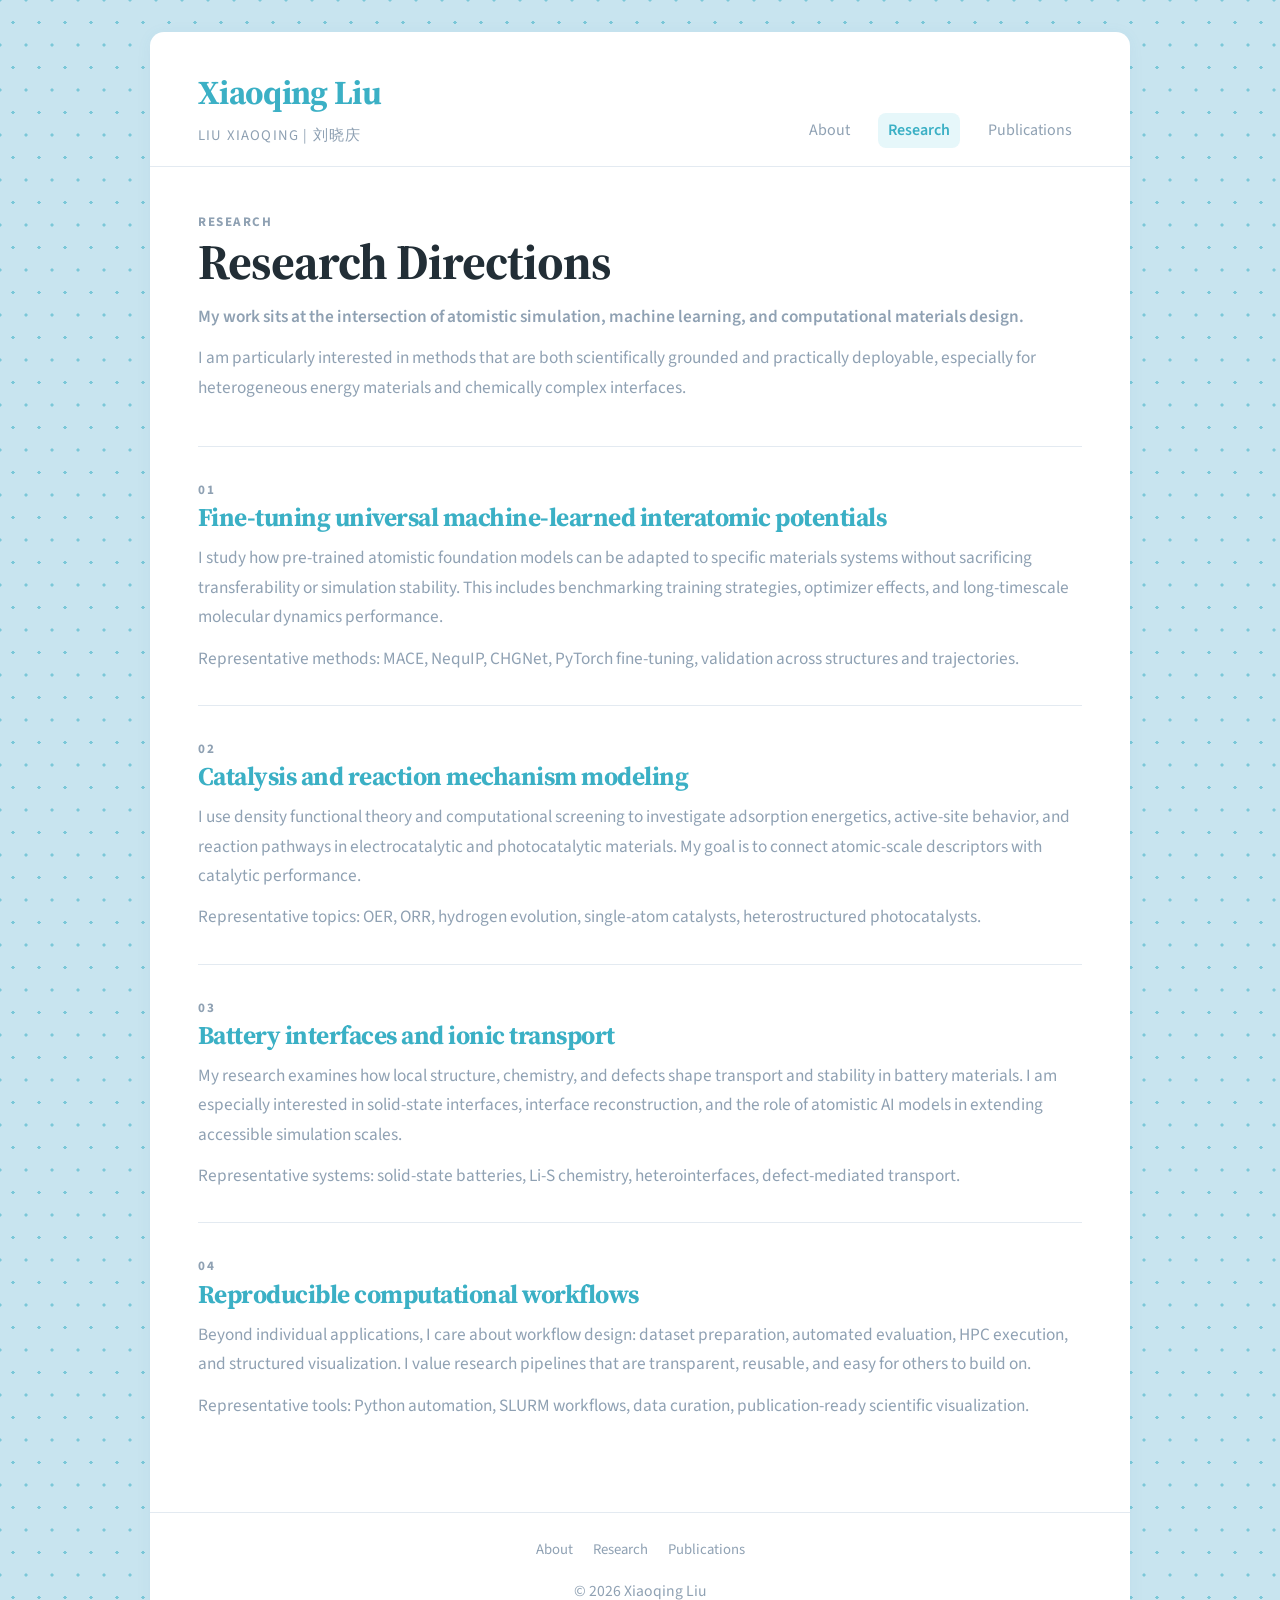
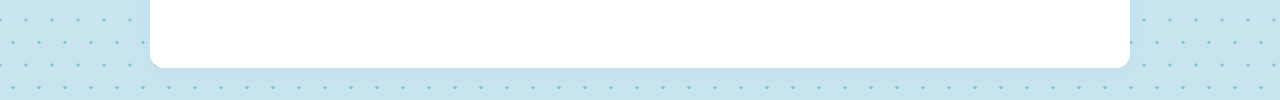
<file: research.html>
<!DOCTYPE html>
<html lang="en">
<head>
    <meta charset="UTF-8">
    <meta name="viewport" content="width=device-width, initial-scale=1.0">
    <meta name="description" content="Research portfolio of Xiaoqing Liu (刘晓庆) in computational materials science, machine-learned interatomic potentials, catalysis, and battery materials.">
    <link rel="canonical" href="https://shiqiaol.github.io/research.html">
    <link rel="icon" href="assets/favicon.svg" type="image/svg+xml">
    <meta property="og:type" content="website">
    <meta property="og:title" content="Research | Xiaoqing Liu 刘晓庆">
    <meta property="og:description" content="Research portfolio of Xiaoqing Liu (刘晓庆) in computational materials science, machine-learned interatomic potentials, catalysis, and battery materials.">
    <meta property="og:url" content="https://shiqiaol.github.io/research.html">
    <meta property="og:image" content="https://shiqiaol.github.io/assets/xiaoqing-liu-portrait.jpg">
    <meta name="twitter:card" content="summary_large_image">
    <meta name="twitter:title" content="Research | Xiaoqing Liu 刘晓庆">
    <meta name="twitter:description" content="Research portfolio of Xiaoqing Liu (刘晓庆) in computational materials science, machine-learned interatomic potentials, catalysis, and battery materials.">
    <meta name="twitter:image" content="https://shiqiaol.github.io/assets/xiaoqing-liu-portrait.jpg">
    <title>Research | Xiaoqing Liu 刘晓庆</title>
    <link rel="preconnect" href="https://fonts.googleapis.com">
    <link rel="preconnect" href="https://fonts.gstatic.com" crossorigin>
    <link href="https://fonts.googleapis.com/css2?family=Source+Sans+3:wght@400;500;600;700&family=Source+Serif+4:opsz,wght@8..60,400;8..60,600;8..60,700&display=swap" rel="stylesheet">
    <link rel="stylesheet" href="style.css">
</head>
<body>
    <div class="site-shell">
        <header class="site-header">
            <div class="site-header-inner">
                <a class="site-title" href="index.html">
                    <strong>Xiaoqing Liu</strong>
                    <span>LIU XIAOQING | 刘晓庆</span>
                </a>
                <nav class="site-nav" aria-label="Primary">
                    <a href="index.html">About</a>
                    <a aria-current="page" href="research.html">Research</a>
                    <a href="publications.html">Publications</a>
                </nav>
            </div>
        </header>

        <main class="site-main">
            <section class="page-intro">
                <p class="page-kicker">Research</p>
                <h1>Research Directions</h1>
                <p class="page-subtitle">My work sits at the intersection of atomistic simulation, machine learning, and computational materials design.</p>
                <p>I am particularly interested in methods that are both scientifically grounded and practically deployable, especially for heterogeneous energy materials and chemically complex interfaces.</p>
            </section>

            <section class="content-section research-list">
                <article class="research-entry">
                    <p class="entry-number">01</p>
                    <h2>Fine-tuning universal machine-learned interatomic potentials</h2>
                    <p>I study how pre-trained atomistic foundation models can be adapted to specific materials systems without sacrificing transferability or simulation stability. This includes benchmarking training strategies, optimizer effects, and long-timescale molecular dynamics performance.</p>
                    <p class="entry-meta">Representative methods: MACE, NequIP, CHGNet, PyTorch fine-tuning, validation across structures and trajectories.</p>
                </article>

                <article class="research-entry">
                    <p class="entry-number">02</p>
                    <h2>Catalysis and reaction mechanism modeling</h2>
                    <p>I use density functional theory and computational screening to investigate adsorption energetics, active-site behavior, and reaction pathways in electrocatalytic and photocatalytic materials. My goal is to connect atomic-scale descriptors with catalytic performance.</p>
                    <p class="entry-meta">Representative topics: OER, ORR, hydrogen evolution, single-atom catalysts, heterostructured photocatalysts.</p>
                </article>

                <article class="research-entry">
                    <p class="entry-number">03</p>
                    <h2>Battery interfaces and ionic transport</h2>
                    <p>My research examines how local structure, chemistry, and defects shape transport and stability in battery materials. I am especially interested in solid-state interfaces, interface reconstruction, and the role of atomistic AI models in extending accessible simulation scales.</p>
                    <p class="entry-meta">Representative systems: solid-state batteries, Li-S chemistry, heterointerfaces, defect-mediated transport.</p>
                </article>

                <article class="research-entry">
                    <p class="entry-number">04</p>
                    <h2>Reproducible computational workflows</h2>
                    <p>Beyond individual applications, I care about workflow design: dataset preparation, automated evaluation, HPC execution, and structured visualization. I value research pipelines that are transparent, reusable, and easy for others to build on.</p>
                    <p class="entry-meta">Representative tools: Python automation, SLURM workflows, data curation, publication-ready scientific visualization.</p>
                </article>
            </section>

        </main>

        <footer class="site-footer">
            <nav class="footer-nav" aria-label="Footer">
                <a href="index.html">About</a>
                <a href="research.html">Research</a>
                <a href="publications.html">Publications</a>
            </nav>
            <p>&copy; 2026 Xiaoqing Liu</p>
        </footer>
    </div>
</body>
</html>
</file>
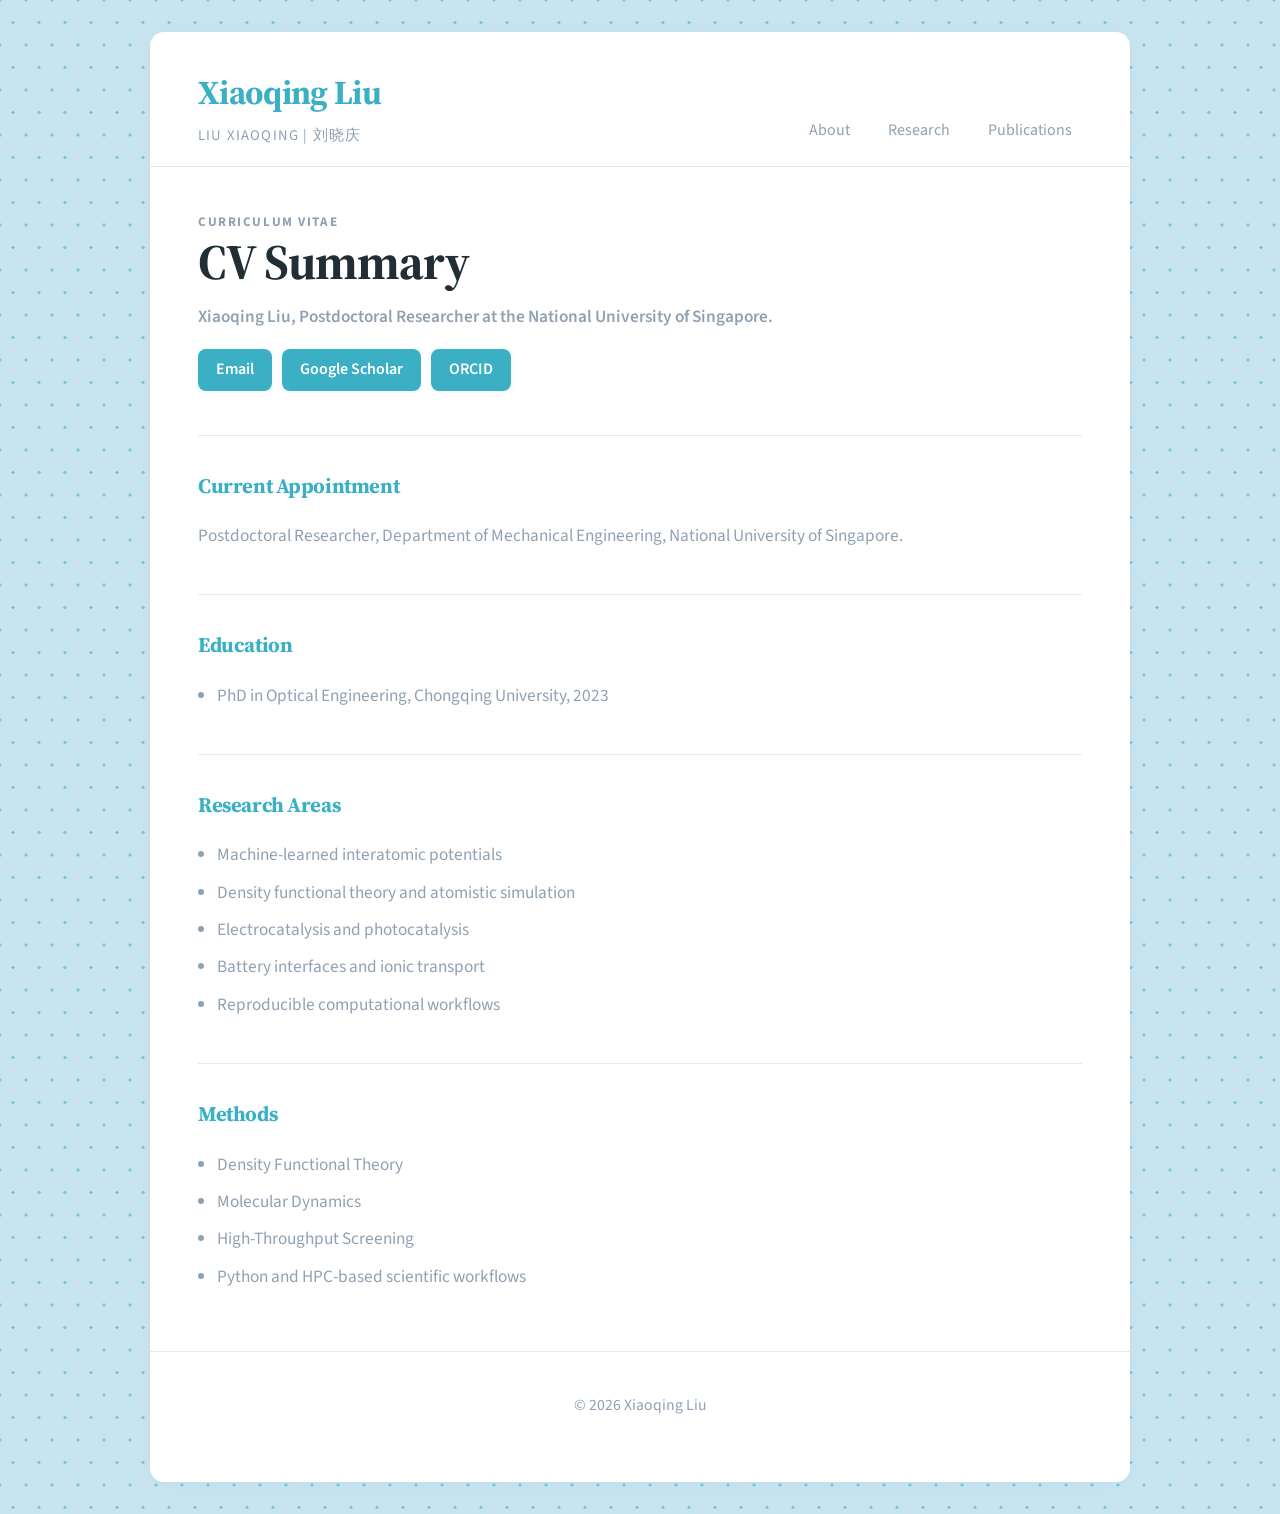
<file: assets/xiaoqing-liu-cv.html>
<!DOCTYPE html>
<html lang="en">
<head>
    <meta charset="UTF-8">
    <meta name="viewport" content="width=device-width, initial-scale=1.0">
    <meta name="description" content="Curriculum vitae summary for Xiaoqing Liu.">
    <title>Xiaoqing Liu | CV</title>
    <link rel="preconnect" href="https://fonts.googleapis.com">
    <link rel="preconnect" href="https://fonts.gstatic.com" crossorigin>
    <link href="https://fonts.googleapis.com/css2?family=Source+Sans+3:wght@400;500;600;700&family=Source+Serif+4:opsz,wght@8..60,400;8..60,600;8..60,700&display=swap" rel="stylesheet">
    <link rel="stylesheet" href="../style.css">
</head>
<body>
    <div class="site-shell">
        <header class="site-header">
            <div class="site-header-inner">
                <a class="site-title" href="../index.html">
                    <strong>Xiaoqing Liu</strong>
                    <span>LIU XIAOQING | 刘晓庆</span>
                </a>
                <nav class="site-nav" aria-label="Primary">
                    <a href="../index.html">About</a>
                    <a href="../research.html">Research</a>
                    <a href="../publications.html">Publications</a>
                </nav>
            </div>
        </header>

        <main class="site-main">
            <section class="page-intro">
                <p class="page-kicker">Curriculum Vitae</p>
                <h1>CV Summary</h1>
                <p class="page-subtitle">Xiaoqing Liu, Postdoctoral Researcher at the National University of Singapore.</p>
                <div class="link-row">
                    <a class="button-link" href="mailto:liuxiaoq1994@gmail.com">Email</a>
                    <a class="button-link" href="https://scholar.google.com/citations?user=FOPKTMYAAAAJ&hl=zh-CN&inst=3212728378801010220" target="_blank" rel="noopener noreferrer">Google Scholar</a>
                    <a class="button-link" href="https://orcid.org/0009-0009-7844-7869" target="_blank" rel="noopener noreferrer">ORCID</a>
                </div>
            </section>

            <section class="content-section">
                <h2>Current Appointment</h2>
                <p>Postdoctoral Researcher, Department of Mechanical Engineering, National University of Singapore.</p>
            </section>

            <section class="content-section">
                <h2>Education</h2>
                <ul class="plain-list">
                    <li>PhD in Optical Engineering, Chongqing University, 2023</li>
                </ul>
            </section>

            <section class="content-section">
                <h2>Research Areas</h2>
                <ul class="plain-list">
                    <li>Machine-learned interatomic potentials</li>
                    <li>Density functional theory and atomistic simulation</li>
                    <li>Electrocatalysis and photocatalysis</li>
                    <li>Battery interfaces and ionic transport</li>
                    <li>Reproducible computational workflows</li>
                </ul>
            </section>

            <section class="content-section">
                <h2>Methods</h2>
                <ul class="plain-list">
                    <li>Density Functional Theory</li>
                    <li>Molecular Dynamics</li>
                    <li>High-Throughput Screening</li>
                    <li>Python and HPC-based scientific workflows</li>
                </ul>
            </section>
        </main>

        <footer class="site-footer">
            <p>&copy; 2026 Xiaoqing Liu</p>
        </footer>
    </div>
</body>
</html>
</file>
<file: style.css>
:root {
    --bg: #fafdff;
    --paper: #ffffff;
    --paper-soft: #f6fbff;
    --text: #222e36;
    --muted: #8fa1b3;
    --line: #e3eaf1;
    --accent: #3bb0c5;
    --accent-soft: #e6f7fa;
    --accent-strong: #2a8fa3;
    --body-bg: #c8e4ef;
    --dot-color: rgba(59,176,197,0.55);
    --panel-gradient-top: #f8fcff;
    --panel-gradient-bottom: #eef6fb;
    --button-text: #ffffff;
    --shadow: 0 2px 16px 0 rgba(60,140,180,0.06);
    --shadow-soft: 0 1px 6px 0 rgba(60,140,180,0.08);
    --shadow-hover: 0 2px 12px 0 rgba(60,140,180,0.13);
    --shadow-strong: 0 18px 34px rgba(34,46,54,0.12);
    --max-width: 980px;
    --radius: 14px;
    --pad-x: clamp(24px, 4vw, 48px);
}

@media (prefers-color-scheme: dark) {
    :root {
        --bg: #12181c;
        --paper: #1a2229;
        --paper-soft: #1f2830;
        --text: #e4ecf2;
        --muted: #93a3b3;
        --line: #2a3640;
        --accent: #5cc5d8;
        --accent-soft: #1f3a42;
        --accent-strong: #48aec0;
        --body-bg: #0d1418;
        --dot-color: rgba(92,197,216,0.16);
        --panel-gradient-top: #1f2830;
        --panel-gradient-bottom: #1a2229;
        --button-text: #0d1418;
        --shadow: 0 2px 16px 0 rgba(0,0,0,0.3);
        --shadow-soft: 0 1px 6px 0 rgba(0,0,0,0.35);
        --shadow-hover: 0 2px 12px 0 rgba(0,0,0,0.45);
        --shadow-strong: 0 18px 34px rgba(0,0,0,0.5);
    }
}

* {
    box-sizing: border-box;
}

html {
    scroll-behavior: smooth;
}

body {
    margin: 0;
    background-color: var(--body-bg);
    background-image:
        radial-gradient(circle, var(--dot-color) 1.8px, transparent 1.8px),
        radial-gradient(circle, var(--dot-color) 1.8px, transparent 1.8px);
    background-size: 26px 45px;
    background-position: 0 0, 13px 22.5px;
    color: var(--text);
    font-family: "Source Sans 3", "Segoe UI", sans-serif;
    line-height: 1.7;
    font-size: 1.08rem;
}

a:focus-visible,
.button-link:focus-visible,
.site-title:focus-visible,
.site-nav a:focus-visible,
.footer-nav a:focus-visible {
    outline: 2px solid var(--accent);
    outline-offset: 3px;
    border-radius: 6px;
}

a {
    color: var(--accent);
    text-decoration: none;
}

a:hover {
    text-decoration: underline;
}

code {
    font-family: "Cascadia Code", "Consolas", monospace;
    font-size: 0.92em;
}

.site-shell {
    width: min(calc(100% - 40px), var(--max-width));
    margin: 0 auto;
    background: var(--paper);
    border-radius: var(--radius);
    box-shadow: var(--shadow);
    margin-top: 32px;
    margin-bottom: 32px;
    padding-bottom: 8px;
}

.site-header {
    padding: 32px 0 18px;
    border-bottom: 1px solid var(--line);
    background: transparent;
    border-top-left-radius: var(--radius);
    border-top-right-radius: var(--radius);
}

.site-header-inner {
    display: flex;
    align-items: flex-end;
    justify-content: space-between;
    gap: 24px;
    padding-left: var(--pad-x);
    padding-right: var(--pad-x);
}

.site-title {
    display: inline-flex;
    flex-direction: column;
    gap: 2px;
    color: var(--text);
}

.site-title strong {
    font-family: "Source Serif 4", Georgia, serif;
    font-size: 2.1rem;
    font-weight: 700;
    letter-spacing: -0.02em;
    color: var(--accent);
}

.site-title span {
    color: var(--muted);
    font-size: 0.92rem;
    letter-spacing: 0.08em;
}

.site-nav {
    display: flex;
    flex-wrap: wrap;
    gap: 18px;
}

.site-nav a {
    color: var(--muted);
    font-size: 1rem;
    border-radius: 8px;
    padding: 4px 10px;
    transition: background 0.18s;
}

.site-nav a[aria-current="page"] {
    color: var(--accent);
    background: var(--accent-soft);
    text-decoration: none;
    font-weight: 600;
}

.site-main {
    padding: 44px var(--pad-x) 60px;
}

.page-intro h1,
.content-section h2,
.research-entry h2,
.publication-title,
.side-panel h2 {
    margin: 0;
    font-family: "Source Serif 4", Georgia, serif;
    font-weight: 700;
    letter-spacing: -0.02em;
}

.page-intro h1 {
    font-size: clamp(2.1rem, 4vw, 3.1rem);
    line-height: 1.18;
    margin-bottom: 10px;
}

.page-kicker,
.entry-number,
.publication-year,
.detail-list dt {
    margin: 0 0 10px;
    color: var(--muted);
    font-size: 0.82rem;
    font-weight: 700;
    letter-spacing: 0.12em;
    text-transform: uppercase;
}

.page-subtitle,
.lead {
    color: var(--text);
}

.page-subtitle {
    margin: 0 0 10px;
    font-size: 1.08rem;
    font-weight: 600;
}

.lead {
    margin: 0 0 10px;
    font-size: 1.18rem;
    max-width: 68ch;
}

.page-intro p,
.content-section p,
.feature-item p,
.research-entry p,
.publication-authors,
.publication-meta,
.note,
.detail-list dd {
    margin: 0;
    color: var(--muted);
}

.page-intro p + p,
.text-block p + p,
.content-section p + p {
    margin-top: 12px;
}

.home-intro {
    display: grid;
    grid-template-columns: minmax(0, 1.55fr) minmax(260px, 320px);
    gap: 46px;
    align-items: start;
}

.hero-aside {
    display: grid;
    gap: 18px;
}

.portrait-panel {
    padding: 18px;
    border: 1px solid var(--line);
    background: linear-gradient(180deg, var(--panel-gradient-top) 0%, var(--panel-gradient-bottom) 100%);
    border-radius: calc(var(--radius) + 6px);
    box-shadow: var(--shadow);
}

.side-panel {
    padding: 26px 22px;
    border: 1px solid var(--line);
    background: var(--paper-soft);
    border-radius: var(--radius);
    box-shadow: var(--shadow);
}

.profile-figure {
    margin: 0;
    aspect-ratio: 4 / 5;
    border-radius: 24px;
    background: var(--paper);
    box-shadow: var(--shadow-strong);
    overflow: hidden;
}

.profile-photo {
    display: block;
    width: 100%;
    height: 100%;
    object-fit: cover;
    object-position: center 18%;
    border-radius: 24px;
}

.portrait-caption {
    margin-top: 14px;
}

.portrait-name,
.portrait-role,
.portrait-affiliation {
    margin: 0;
}

.portrait-name {
    font-family: "Source Serif 4", Georgia, serif;
    font-size: 1.3rem;
    font-weight: 700;
    color: var(--text);
}

.portrait-role {
    margin-top: 4px;
    font-size: 0.98rem;
    font-weight: 600;
    color: var(--accent);
}

.portrait-affiliation {
    margin-top: 4px;
    font-size: 0.95rem;
    color: var(--muted);
}

.contact-panel {
    padding-top: 22px;
}

.side-panel h2 {
    font-size: 1.3rem;
    margin-bottom: 18px;
}

.detail-list {
    display: grid;
    gap: 16px;
}

.detail-list div {
    padding-top: 14px;
    border-top: 1px solid var(--line);
}

.detail-list div:first-child {
    padding-top: 0;
    border-top: 0;
}

.detail-list dt {
    margin-bottom: 4px;
}

.hero-timeline {
    margin-top: 28px;
    padding-top: 20px;
    border-top: 1px solid var(--line);
}

.link-row {
    display: flex;
    flex-wrap: wrap;
    gap: 10px;
    margin-top: 18px;
}

.button-link {
    display: inline-flex;
    align-items: center;
    justify-content: center;
    min-height: 38px;
    padding: 7px 18px;
    border: none;
    background: var(--accent);
    color: var(--button-text);
    font-size: 1rem;
    border-radius: 8px;
    font-weight: 600;
    box-shadow: var(--shadow-soft);
    transition: background 0.18s, box-shadow 0.18s;
}

.button-link:hover {
    background: var(--accent-strong);
    text-decoration: none;
    box-shadow: var(--shadow-hover);
}

.content-section {
    margin-top: 44px;
    padding-top: 32px;
    border-top: 1px solid var(--line);
}

.content-section h2 {
    font-size: 1.3rem;
    margin-bottom: 18px;
    color: var(--accent);
}

.text-block {
    max-width: 72ch;
}

.timeline-list {
    max-width: 78ch;
}

.timeline-item {
    font-size: 1.05rem;
}

.timeline-item + .timeline-item {
    margin-top: 16px;
}

.timeline-date {
    color: var(--text);
    font-weight: 700;
}

.feature-list {
    display: grid;
    gap: 18px;
}

.feature-item {
    padding-bottom: 14px;
    border-bottom: 1px solid var(--line);
}

.feature-item:last-child {
    padding-bottom: 0;
    border-bottom: 0;
}

.feature-item h3 {
    margin: 0 0 6px;
    font-size: 1.15rem;
    font-weight: 600;
    color: var(--text);
}

.two-column {
    display: grid;
    grid-template-columns: repeat(2, minmax(0, 1fr));
    gap: 36px;
}

.plain-list {
    margin: 0;
    padding-left: 1.2rem;
    color: var(--muted);
}

.plain-list li + li {
    margin-top: 8px;
}

.research-list {
    display: grid;
    gap: 0;
}

.research-entry {
    padding: 32px 0;
    border-top: 1px solid var(--line);
}

.research-entry:first-child {
    padding-top: 0;
    border-top: 0;
}

.research-entry h2 {
    margin-bottom: 10px;
    font-size: 1.6rem;
    line-height: 1.25;
    color: var(--accent);
}

.entry-number {
    margin-bottom: 8px;
}

.entry-meta {
    margin-top: 10px;
}

.publication-groups {
    display: grid;
    gap: 28px;
}

.publication-year-group {
    padding-top: 6px;
}

.publication-year {
    margin-bottom: 14px;
    color: var(--accent);
    font-weight: 600;
}

.publication-list {
    margin: 0;
    padding-left: 1.35rem;
}

.publication-item {
    margin: 0;
}

.publication-item + .publication-item {
    margin-top: 18px;
}

.publication-item::marker {
    color: var(--accent);
}

.publication-title {
    margin-bottom: 4px;
    font-size: 1.16rem;
    line-height: 1.4;
    color: var(--text);
}

.publication-title a {
    color: var(--text);
}

.publication-title a:hover {
    color: var(--accent);
}

.publication-authors {
    margin-bottom: 2px;
}

.publication-meta {
    font-size: 0.97rem;
}

.note {
    margin-top: 12px;
    font-size: 0.95rem;
}

.site-footer {
    padding: 24px var(--pad-x) 40px;
    text-align: center;
    border-top: 1px solid var(--line);
    color: var(--muted);
    font-size: 0.98rem;
    border-bottom-left-radius: var(--radius);
    border-bottom-right-radius: var(--radius);
}

.footer-nav {
    display: flex;
    gap: 20px;
    justify-content: center;
    margin-bottom: 10px;
}

.footer-nav a {
    color: var(--muted);
    font-size: 0.92rem;
}

.footer-nav a:hover {
    color: var(--accent);
    text-decoration: none;
}

@media (max-width: 800px) {
    .home-intro,
    .two-column,
    .site-header-inner {
        grid-template-columns: 1fr;
        display: grid;
    }

    .site-header-inner {
        align-items: start;
    }
}

@media (max-width: 640px) {
    .site-shell {
        width: min(calc(100% - 24px), var(--max-width));
    }

    .site-header {
        padding-top: 18px;
    }

    .site-nav {
        gap: 12px;
    }

    .site-title strong {
        font-size: 1.6rem;
    }

    .site-main {
        padding-top: 28px;
    }
}
</file>
